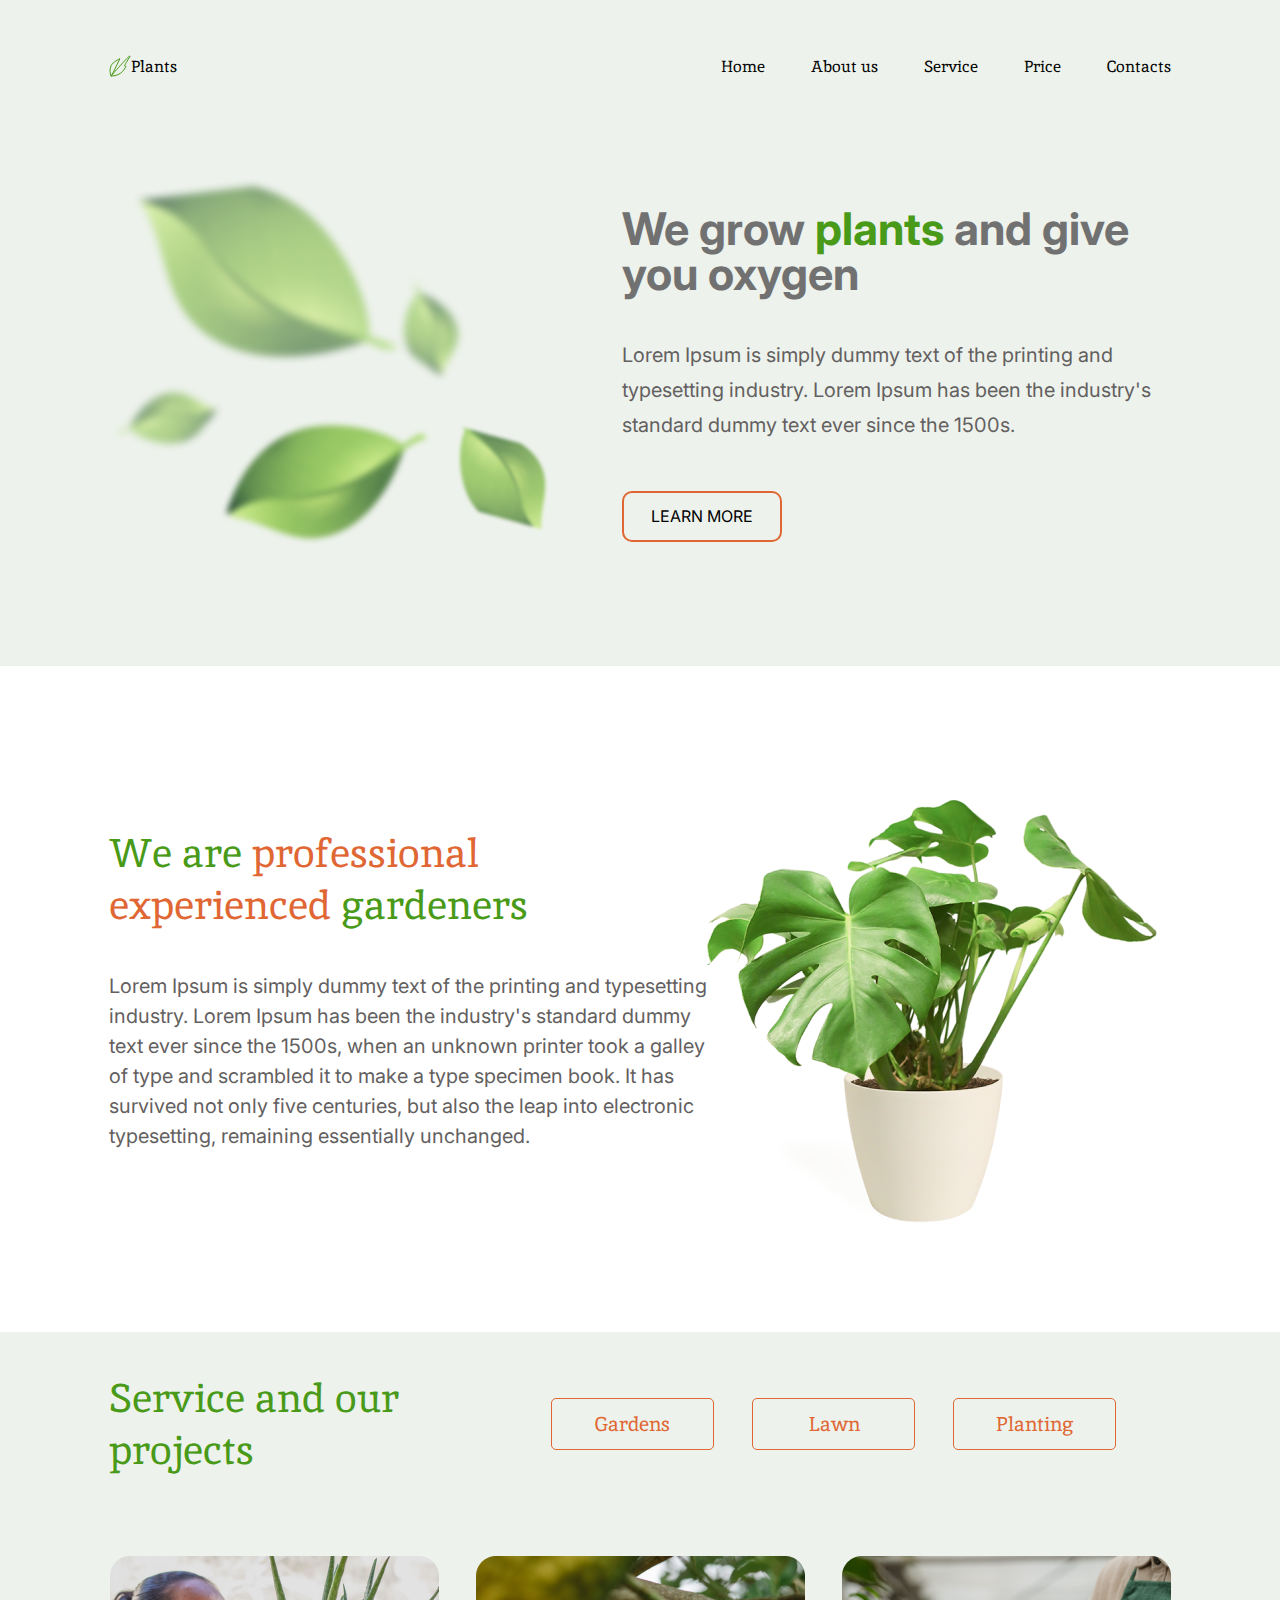
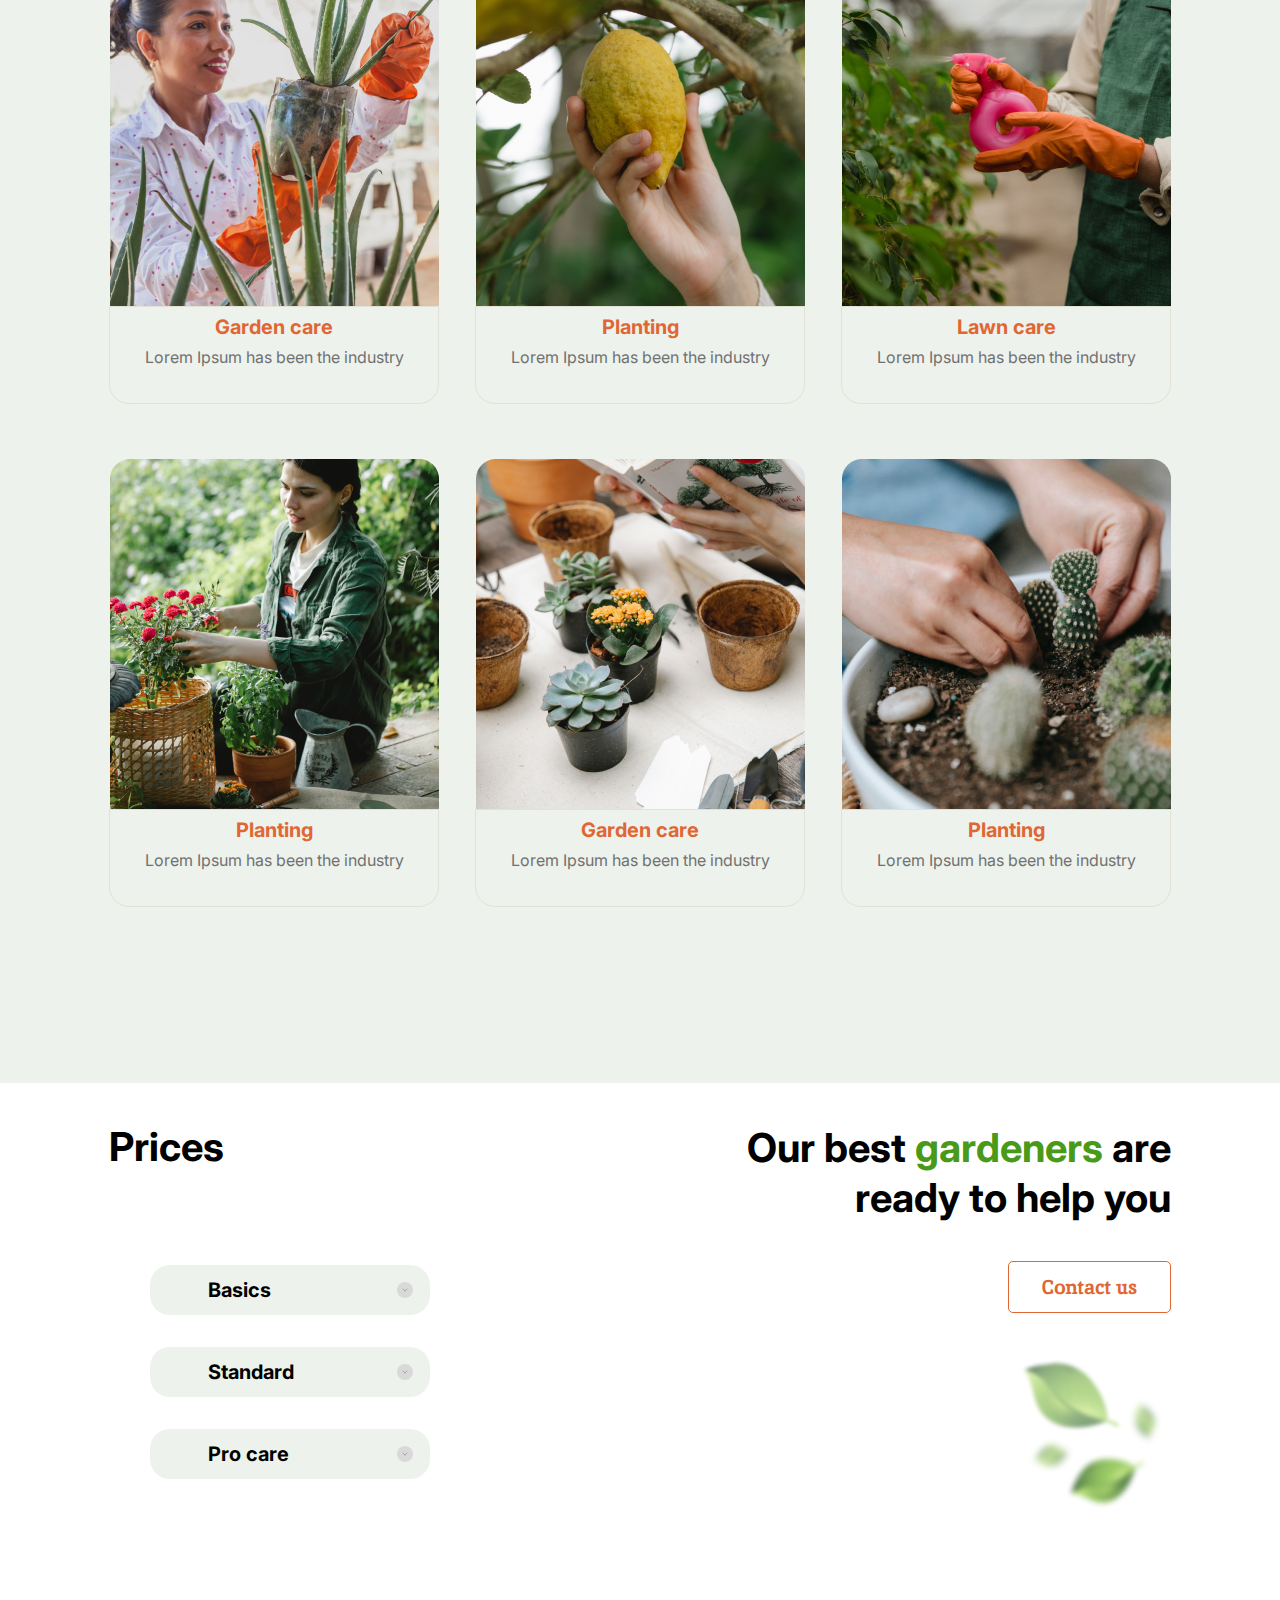
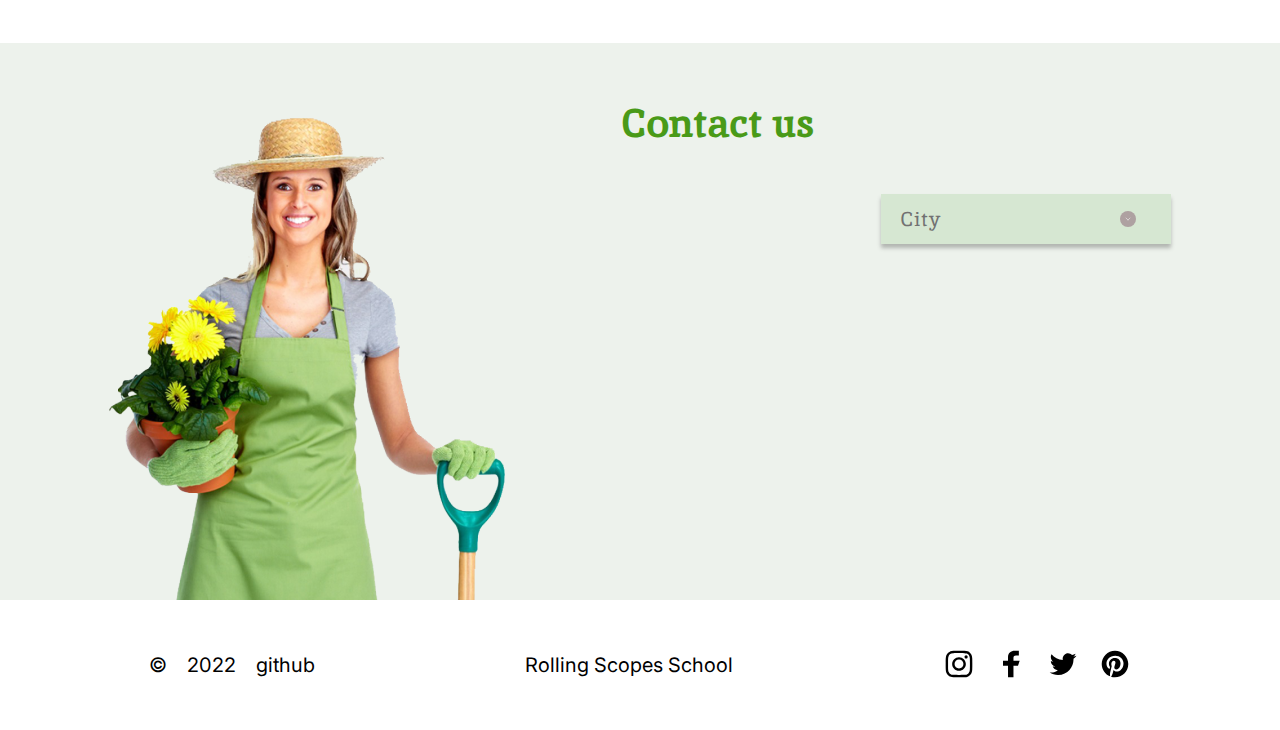
<file: plants-2/index.html>
<!DOCTYPE html>
<html lang="en">
<head>
    <meta charset="UTF-8">
    <meta http-equiv="X-UA-Compatible" content="IE=edge">
    <meta name="viewport" content="width=device-width, initial-scale=1.0">
    <link rel="stylesheet" href="css/style.css">
    <title>Plants</title>
</head>
<body>
    <section class="welcome">
        <header class="welcome__header">
            <div class="container">
                <div class="welcome__header-navbar">
                    <div class="welcome__header-logo">
                        <a href="#"><img src="icons/logo_vector.svg" alt=""></a>
                        <p>Plants</p>
                    </div>
                    <div class="welcome__header-burger">
                        <span></span>
                    </div>
                    <nav class="nav__menu">
                        <ul class="nav__menu-list">
                            <li class="nav__menu-item"><a href="#">Home</a></li>
                            <li class="nav__menu-item"><a href="#about">About us</a></li>
                            <li class="nav__menu-item"><a href="#service">Service</a></li>
                            <li class="nav__menu-item"><a href="#prices">Price</a></li>
                            <li class="nav__menu-item"><a href="#contacts">Contacts</a></li>
                        </ul>
                    </nav>
                </div>
            </div>
        </header>
        <div class="container">
            <div class="welcome__section">
                <img class="welcome__section-img" src="img/leafs.png" alt="">
                <div class="welcome__section-desc">
                    <h1 class="welcome__section-title">We grow <span class="green">plants</span> and give you oxygen</h1>
                    <p class="welcome__section-text">Lorem Ipsum is simply dummy text of the printing and  typesetting industry. Lorem Ipsum has been the industry's standard dummy text ever since the 1500s.</p>
                    <button class="welcome__section-btn">LEARN MORE</button>
                </div>
            </div>
        </div>
    </section>

    <section class="about" id="about">
        <div class="container">
            <div class="about__section">
                <div class="about__section-desc">
                    <h2 class="about__section-title green">We are <span class="orange">professional <br> experienced</span> gardeners</h2>
                    <p class="about__section-text">Lorem Ipsum is simply dummy text of the printing and typesetting industry. Lorem Ipsum has been the industry's standard dummy text ever since the 1500s, when an unknown printer took a galley of type and scrambled it to make a type specimen book. It has survived not only five centuries, but also the leap into electronic typesetting, remaining essentially unchanged.</p>
                </div>
                <img class="about__section-img" src="img/houseplant 1.png" alt="">
            </div>
        </div>
    </section>

    <section class="service" id="service">
        <div class="container">
            <div class="service__section">
                <div class="service__menu">
                    <h2 class="service__menu-title green">Service and our <br> projects</h2>
                    <div class="service__menu-btns">
                        <button id="gardens" class="button orange gardens">Gardens</button>
                        <button id="lawn" class="button orange lawn">Lawn</button>
                        <button id="planting" class="button orange planting">Planting</button>
                    </div>
                </div>
                <div class="service__cards">
                    <div class="service__cards-item gardens" id="service-gardens">
                        <img src="img/card-1.png" alt="card1">
                        <div class="service__cards-content">
                            <h3 class="service__cards-title orange">Garden care</h3>
                            <p class="service__cards-text">Lorem Ipsum has been the industry</p>
                        </div>
                    </div>
                    <div class="service__cards-item planting" id="service-planting">
                        <img src="img/card-2.png" alt="card2">
                        <div class="service__cards-content">
                            <h3 class="service__cards-title orange">Planting</h3>
                            <p class="service__cards-text">Lorem Ipsum has been the industry</p>
                        </div>
                    </div>
                    <div class="service__cards-item lawn" id="service-lawn">
                        <img src="img/card-3.png" alt="card3">
                        <div class="service__cards-content">
                            <h3 class="service__cards-title orange">Lawn care</h3>
                            <p class="service__cards-text">Lorem Ipsum has been the industry</p>
                        </div>
                    </div>
                    <div class="service__cards-item planting" id="service-planting">
                        <img src="img/card-4.png" alt="card4">
                        <div class="service__cards-content">
                            <h3 class="service__cards-title orange">Planting</h3>
                            <p class="service__cards-text">Lorem Ipsum has been the industry</p>
                        </div>
                    </div>
                    <div class="service__cards-item gardens" id="service-gardens">
                        <img src="img/card-5.png" alt="card5">
                        <div class="service__cards-content">
                            <h3 class="service__cards-title orange">Garden care</h3>
                            <p class="service__cards-text">Lorem Ipsum has been the industry</p>
                        </div>
                    </div>
                    <div class="service__cards-item planting" id="service-planting">
                        <img src="img/card-6.png" alt="card6">
                        <div class="service__cards-content">
                            <h3 class="service__cards-title orange">Planting</h3>
                            <p class="service__cards-text">Lorem Ipsum has been the industry</p>
                        </div>
                    </div>
                </div>
            </div>
        </div>
    </section>

    <section class="prices" id="prices">
        <div class="container">
            <div class="prices__section">
                <div class="prices__section-left">
                    <h2 class="prices__title">Prices</h2>
                    <div class="prices-left">
                        <div class="prices-left__list">
                            <ul id="accordion" class="accordion">
                                <li>
                                    <div class="accordion__item">
                                        <div class="accordion__link">Basics</div>
                                        <button class="accordion__btn basics"></button>
                                    </div>
                                    <div class="accordion__wrapper basics">
                                        <div class="accordion__content">
                                            <div class="accordion__content-item">
                                                <div class="accordion__content-link">Basics</div>
                                                <button class="accordion__content-btn basics"></button>
                                            </div>
                                            <hr>
                                            <div class="accordion__content-text">Release of Letraset sheets containing Lorem Ipsum passages, and more recently</div>
                                            <div class="accordion__content-cost"><span class="orange">$15</span>/ per hour</div>
                                            <button class="accordion__content-order"><a href="#contacts">Order</a></button>
                                        </div>
                                    </div>
                                </li>
                                <li>
                                    <div class="accordion__item">
                                        <div class="accordion__link">Standard</div>
                                        <button class="accordion__btn standard"></button>
                                    </div>
                                    <div class="accordion__wrapper standard">
                                        <div class="accordion__content">
                                            <div class="accordion__content-item">
                                                <div class="accordion__content-link">Standard</div>
                                                <button class="accordion__content-btn standard"></button>
                                            </div>
                                            <hr>
                                            <div class="accordion__content-text">Release of Letraset sheets containing Lorem Ipsum passages, and more recently</div>
                                            <div class="accordion__content-cost"><span class="orange">$25</span>/ per hour</div>
                                            <button class="accordion__content-order"><a href="#contacts">Order</a></button>
                                        </div>
                                    </div>
                                </li>
                                <li>
                                    <div class="accordion__item">
                                        <div class="accordion__link">Pro care</div>
                                        <button class="accordion__btn pro-care"></button>
                                    </div>
                                    <div class="accordion__wrapper pro-care">
                                        <div class="accordion__content">
                                            <div class="accordion__content-item">
                                                <div class="accordion__content-link">Pro care</div>
                                                <button class="accordion__content-btn pro-care"></button>
                                            </div>
                                            <hr>
                                            <div class="accordion__content-text">Release of Letraset sheets containing Lorem Ipsum passages, and more recently</div>
                                            <div class="accordion__content-cost"><span class="orange">$35</span>/ per hour</div>
                                            <button class="accordion__content-order"><a href="#contacts">Order</a></button>
                                        </div>
                                    </div>
                                </li>
                              </ul>
                        </div>
                    </div>
                </div>    
                <div class="prices-right">     
                    <div class="prices-right__text">Our best <span class="green">gardeners</span> are <br> ready to help you</div>
                    <button class="button_white orange">Contact us</button> 
                    <img class="prices-right__img" src="img/leafs 2.png" alt="leafs2">
                </div>
            </div>
        </div>
    </section>

    <section class="contacts" id="contacts">
        <div class="container">
            <div class="contacts__section">
                <div class="contacts__img">
                    <img src="img/contact_woman 1.png" alt="">
                </div>
                <div class="contacts__title green">Contact us</div>
                <div class="contacts__right">
                    <div class="select">
                        <div class="select__header">
                            <span class="select__current">City</span>
                            <div class="select__icon"></div>
                        </div>
                        <div class="select__body">
                            <div class="select__wrapper">
                                <div class="select__item"><a>Canandaigua, NY</a></div>
                                <div class="select__item"><a>New York City</a></div>
                                <div class="select__item"><a>Yonkers, NY</a></div>
                                <div class="select__item"><a>Sherrill, NY</a></div>
                            </div>
                        </div>
                    </div>
                    
                    <div class="adress">
                        <div class="adress__info">
                            <div class="adress__row">
                                <div class="adress__key">City:</div>
                                <div class="adress__key-text">Canandaigua, NY</div>
                            </div>
                            <div class="adress__row">
                                <div class="adress__key">Phone:</div>
                                <div class="adress__key-text">+1	585	393 0001</div>
                            </div>
                            <div class="adress__row">
                                <div class="adress__key">Office adress:</div>
                                <div class="adress__key-text">151 Charlotte Street</div>
                            </div>
                        </div>
                        <button class="adress__btn"><a href="tel:+1	585	393 0001">Call us</a></button>
                    </div>

                    <div class="adress">
                        <div class="adress__info">
                            <div class="adress__row">
                                <div class="adress__key">City:</div>
                                <div class="adress__key-text">New York City</div>
                            </div>
                            <div class="adress__row">
                                <div class="adress__key">Phone:</div>
                                <div class="adress__key-text">+1	212	456 0002</div>
                            </div>
                            <div class="adress__row">
                                <div class="adress__key">Office adress:</div>
                                <div class="adress__key-text">9 East 91st Street</div>
                            </div>
                        </div>
                        <button class="adress__btn"><a href="tel:+1	212	456 0002">Call us</a></button>
                    </div>

                    <div class="adress">
                        <div class="adress__info">
                            <div class="adress__row">
                                <div class="adress__key">City:</div>
                                <div class="adress__key-text">Yonkers, NY</div>
                            </div>
                            <div class="adress__row">
                                <div class="adress__key">Phone:</div>
                                <div class="adress__key-text">+1	914	678 0003</div>
                            </div>
                            <div class="adress__row">
                                <div class="adress__key">Office adress:</div>
                                <div class="adress__key-text">511 Warburton Ave</div>
                            </div>
                        </div>
                        <button class="adress__btn"><a href="tel:+1	914	678 0003">Call us</a></button>
                    </div>

                    <div class="adress">
                        <div class="adress__info">
                            <div class="adress__row">
                                <div class="adress__key">City:</div>
                                <div class="adress__key-text">Sherrill, NY</div>
                            </div>
                            <div class="adress__row">
                                <div class="adress__key">Phone:</div>
                                <div class="adress__key-text">+1	315	908 0004</div>
                            </div>
                            <div class="adress__row">
                                <div class="adress__key">Office adress:</div>
                                <div class="adress__key-text">14 WEST Noyes BLVD</div>
                            </div>
                        </div>
                        <button class="adress__btn"><a href="tel:>+1	315	908 0004">Call us</a></button>
                    </div>
                </div>
            </div>
        </div>
    </section>

    <footer class="footer">
        <div class="container">
            <div class="footer__section">
                <div class="footer__data">
                    <div class="footer__label">©</div>
                    <div class="footer__year">2022</div>
                    <div class="footer__link"><a href="#">github</a></div>
                </div>
                <div class="footer__school">Rolling Scopes School</div>
                <div class="footer__socials">
                    <ul class="footer__list">
                        <li class="footer__list-item">
                            <a href="#"><img src="icons/inst 1.svg" alt="instagram"></a>
                        </li>
                        <li class="footer__list-item">
                            <a href="#"><img src="icons/fb 1.svg" alt="facebook"></a>
                        </li>
                        <li class="footer__list-item">
                            <a href="#"><img src="icons/tw 1.svg" alt="twitter"></a>
                        </li>
                        <li class="footer__list-item">
                            <a href="#"><img src="icons/pinterest 1.svg" alt="pinterest"></a>
                        </li>
                    </ul>
                </div>
            </div>
        </div>
    </footer>

    <script src="js/script.js"></script>
</body>
</html>
</file>
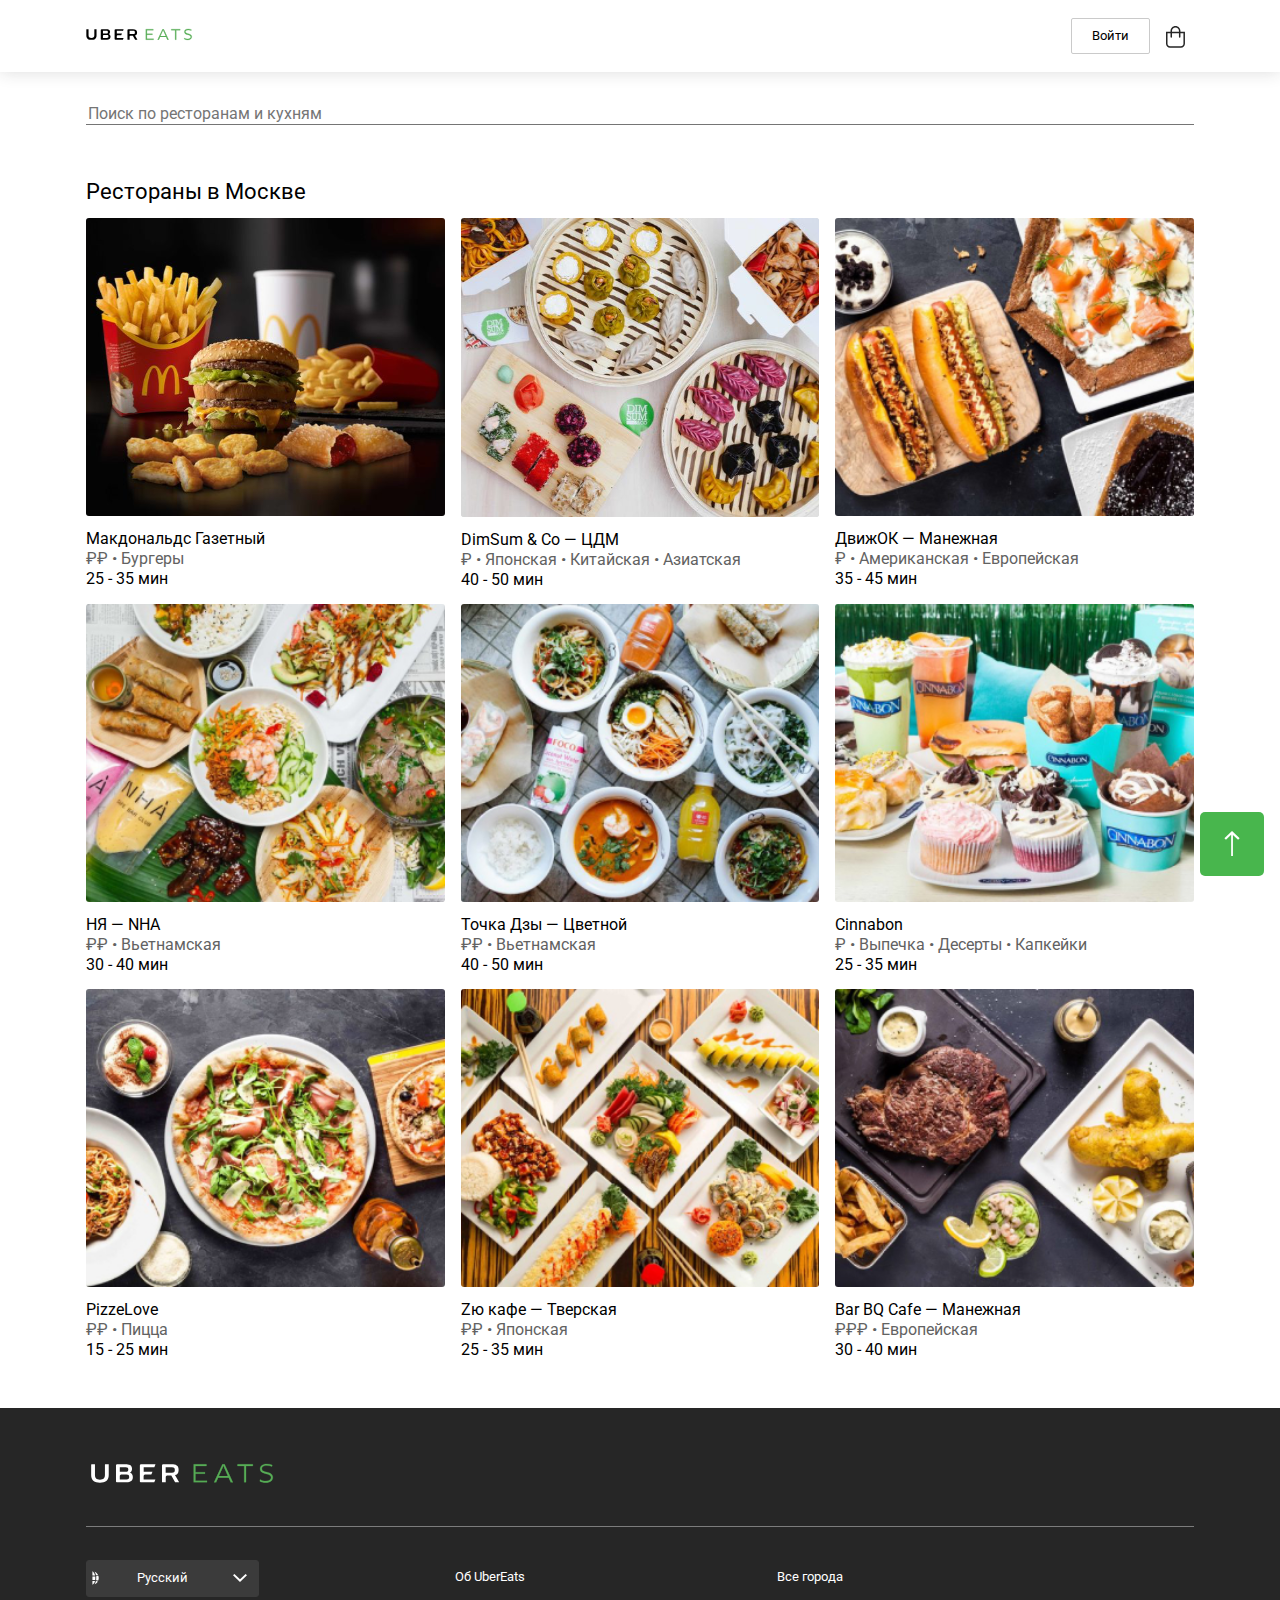
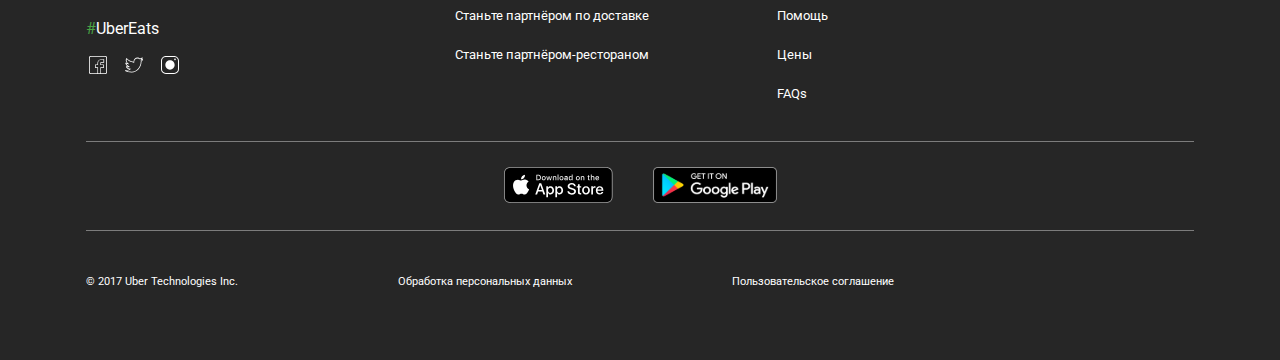
<file: uber-eats/index.html>
<!DOCTYPE html>
<html lang="en">
<head>
    <meta charset="UTF-8">
    <meta http-equiv="X-UA-Compatible" content="IE=edge">
    <meta name="viewport" content="width=device-width, initial-scale=1.0">
    <link rel="stylesheet" href="css/style.css">
    <title>Uber eats</title>
</head>
<body>
    <header class="header">
        <div class="container"> 
            <div class="header__inner">
                <div class="header__logo">
                    <a class="logo__link" href="index.html">
                        <img src="img/logo.svg" alt="logo"></a>
                </div>
                <div class="header__cab">
                    <input class="header__cab-button button" type="button" value="Войти">
                    <a href="#" class="header__cab-box cab-box">
                        <img src="icons/basket.svg" alt="Корзина">
                    </a>
                </div>
            </div>
        </div>   
    </header>

    <main>
        <div class="container">
            <div class="search">
                <input class="input search-input" type="search" name="search-input-main" id="search-input-main" placeholder="Поиск по ресторанам и кухням" style="font-size: 16px;">
            </div>
            <div class="stores stores__container">
                <h1 class="stores__title">Рестораны в Москве</h1>

                <div class="stores__cards">
                    <a href="restaurant.html" class="stores__card">
                        <div class="stores__card-pic">
                        <img class="transition-fix" src="img/mcdonalds.svg"
                            alt="Макдональдс — Газетный">
                        </div>
                        <div class="stores__card-name">Макдональдс Газетный</div>
                        <div class="stores__card-type">₽₽ • Бургеры</div>
                        <div class="stores__card-time">25 - 35 мин</div>
                    </a>

                    <a href="restaurant.html" class="stores__card">
                        <div class="stores__card-pic">
                        <img class="transition-fix" src="img/dimsum.svg"
                            alt="DimSum & Co — ЦДМ">
                        </div>
                        <div class="stores__card-name">DimSum & Co — ЦДМ</div>
                        <div class="stores__card-type">₽ • Японская • Китайская • Азиатская</div>
                        <div class="stores__card-time">40 - 50 мин</div>
                    </a>

                    <a href="restaurant.html" class="stores__card">
                        <div class="stores__card-pic">
                        <img class="transition-fix" src="img/DvizhOk.jpg"
                            alt="DvizhOk">
                        </div>
                        <div class="stores__card-name">ДвижОК — Манежная</div>
                        <div class="stores__card-type">₽ • Американская • Европейская</div>
                        <div class="stores__card-time">35 - 45 мин</div>
                    </a>

                    <a href="restaurant.html" class="stores__card">
                        <div class="stores__card-pic">
                        <img class="transition-fix" src="img/NHA.jpg"
                            alt="NHA">
                        </div>
                        <div class="stores__card-name">НЯ — NHA</div>
                        <div class="stores__card-type">₽₽ • Вьетнамская</div>
                        <div class="stores__card-time">30 - 40 мин</div>
                    </a>

                    <a href="restaurant.html" class="stores__card">
                        <div class="stores__card-pic">
                        <img class="transition-fix" src="img/Точка Дзы.jpg"
                            alt="Точка Дзы">
                        </div>
                        <div class="stores__card-name">Точка Дзы — Цветной</div>
                        <div class="stores__card-type">₽₽ • Вьетнамская</div>
                        <div class="stores__card-time">40 - 50 мин</div>
                    </a> 

                    <a href="restaurant.html" class="stores__card">
                        <div class="stores__card-pic">
                        <img class="transition-fix" src="img/Cinnabon.jpg"
                            alt="Cinnabon">
                        </div>
                        <div class="stores__card-name">Cinnabon</div>
                        <div class="stores__card-type">₽ • Выпечка • Десерты • Капкейки</div>
                        <div class="stores__card-time">25 - 35 мин</div>
                    </a>

                    <a href="restaurant.html" class="stores__card">
                        <div class="stores__card-pic">
                        <img class="transition-fix" src="img/PizzeLove.jpg"
                            alt="PizzeLove">
                        </div>
                        <div class="stores__card-name">PizzeLove</div>
                        <div class="stores__card-type">₽₽ • Пицца</div>
                        <div class="stores__card-time">15 - 25 мин</div>
                    </a>

                    <a href="restaurant.html" class="stores__card">
                        <div class="stores__card-pic">
                        <img class="transition-fix" src="img/Zю.jpg"
                            alt="Zю">
                        </div>
                        <div class="stores__card-name">Zю кафе — Тверская</div>
                        <div class="stores__card-type">₽₽ • Японская</div>
                        <div class="stores__card-time">25 - 35 мин</div>
                    </a>

                    <a href="restaurant.html" class="stores__card">
                        <div class="stores__card-pic">
                        <img class="transition-fix" src="img/Bar BQ.jpg"
                            alt="Bar BQ">
                        </div>
                        <div class="stores__card-name">Bar BQ Cafe — Манежная</div>
                        <div class="stores__card-type">₽₽₽ • Европейская</div>
                        <div class="stores__card-time">30 - 40 мин</div>
                    </a>

                </div>
            </div>
        </div>
    </main>

    <footer class="footer">
        <div class="container">
            <div class="footer__container">
                <img class="footer__logo" src="img/white-logo.svg" alt="white-logo">

                <hr class="footer__hr">

                <div class="footer__links">
                    <div class="footer__links-column">
                        
                        <div class="lang-selector">
                            <img src="icons/world.svg" alt="Language">
                            <select name="country" id="lang-selector" class="lang-selector__choose">
                                <option value="ru">Русский</option>
                                <option value="en">English</option>
                                <option value="ch">汉语</option>
                                <option value="jp">日本語</option>
                            </select>
                        </div>

                        <div class="footer__link">
                            <a class="footer__link-hashtag" href="#"><span>#</span>UberEats</a>
                        </div>

                        <div class="footer__social social">
                            <a class="social__link" href="#">
                                <div>
                                    <img src="icons/facebook.svg" alt="facebook">
                                </div>
                            </a>

                            <a class="social__link" href="#">
                                <div>
                                    <img src="icons/twitter.svg" alt="twitter">
                                </div>
                            </a>

                            <a class="social__link" href="#">
                                <div>
                                    <img src="icons/instagram.svg" alt="instagram">
                                </div>
                            </a>
                        </div>
                    </div>

                    <div class="footer__links-list links-list">
                        <div class="links-list__left">
                            <div class="links-list__item-left"><a href="#">Об UberEats</a></div>
                            <div class="links-list__item-left"><a href="#">Станьте партнёром по доставке</a>
                            </div>
                            <div class="links-list__item-left"><a href="#">Станьте партнёром-рестораном</a>
                            </div>
                        </div>
                        <div class="links-list__right">
                            <div class="links-list__item-right"><a href="#">Все города</a></div>
                            <div class="links-list__item-right"><a href="#">Помощь</a></div>
                            <div class="links-list__item-right"><a href="#">Цены</a></div>
                            <div class="links-list__item-right"><a href="#">FAQs</a></div>
                        </div>
                    </div>
                </div>

                <hr class="footer__hr">

                <div class="footer__labels">
                    <a href="#">
                        <img src="img/AppStore1.svg"
                        alt="Download On The AppStore">
                    </a>
                    <a href="#">
                        <img src="img/GooglePlay1.svg"
                        alt="Get It On Google">
                    </a>
                </div>

                <hr class="footer__hr">

                <div class="footer__legal">
                    <div class="footer__legal-item legal-item">
                        <a class="legal-item__link" href="#">© 2017 Uber Technologies Inc.</a>
                    </div>
                    <div class="footer__legal-item legal-item">
                        <a class="legal-item__link" href="#">Обработка персональных данных</a>
                    </div>
                    <div class="footer__legal-item legal-item">
                        <a class="legal-item__link" href="#">Пользовательское соглашение</a>
                    </div>
                </div>

                <a href="#" class="scroller" id="scroller">
                    <div class="scroller-area"></div>
                </a>

            </div>
        </div>
    </footer> 


</body>
</html>
</file>
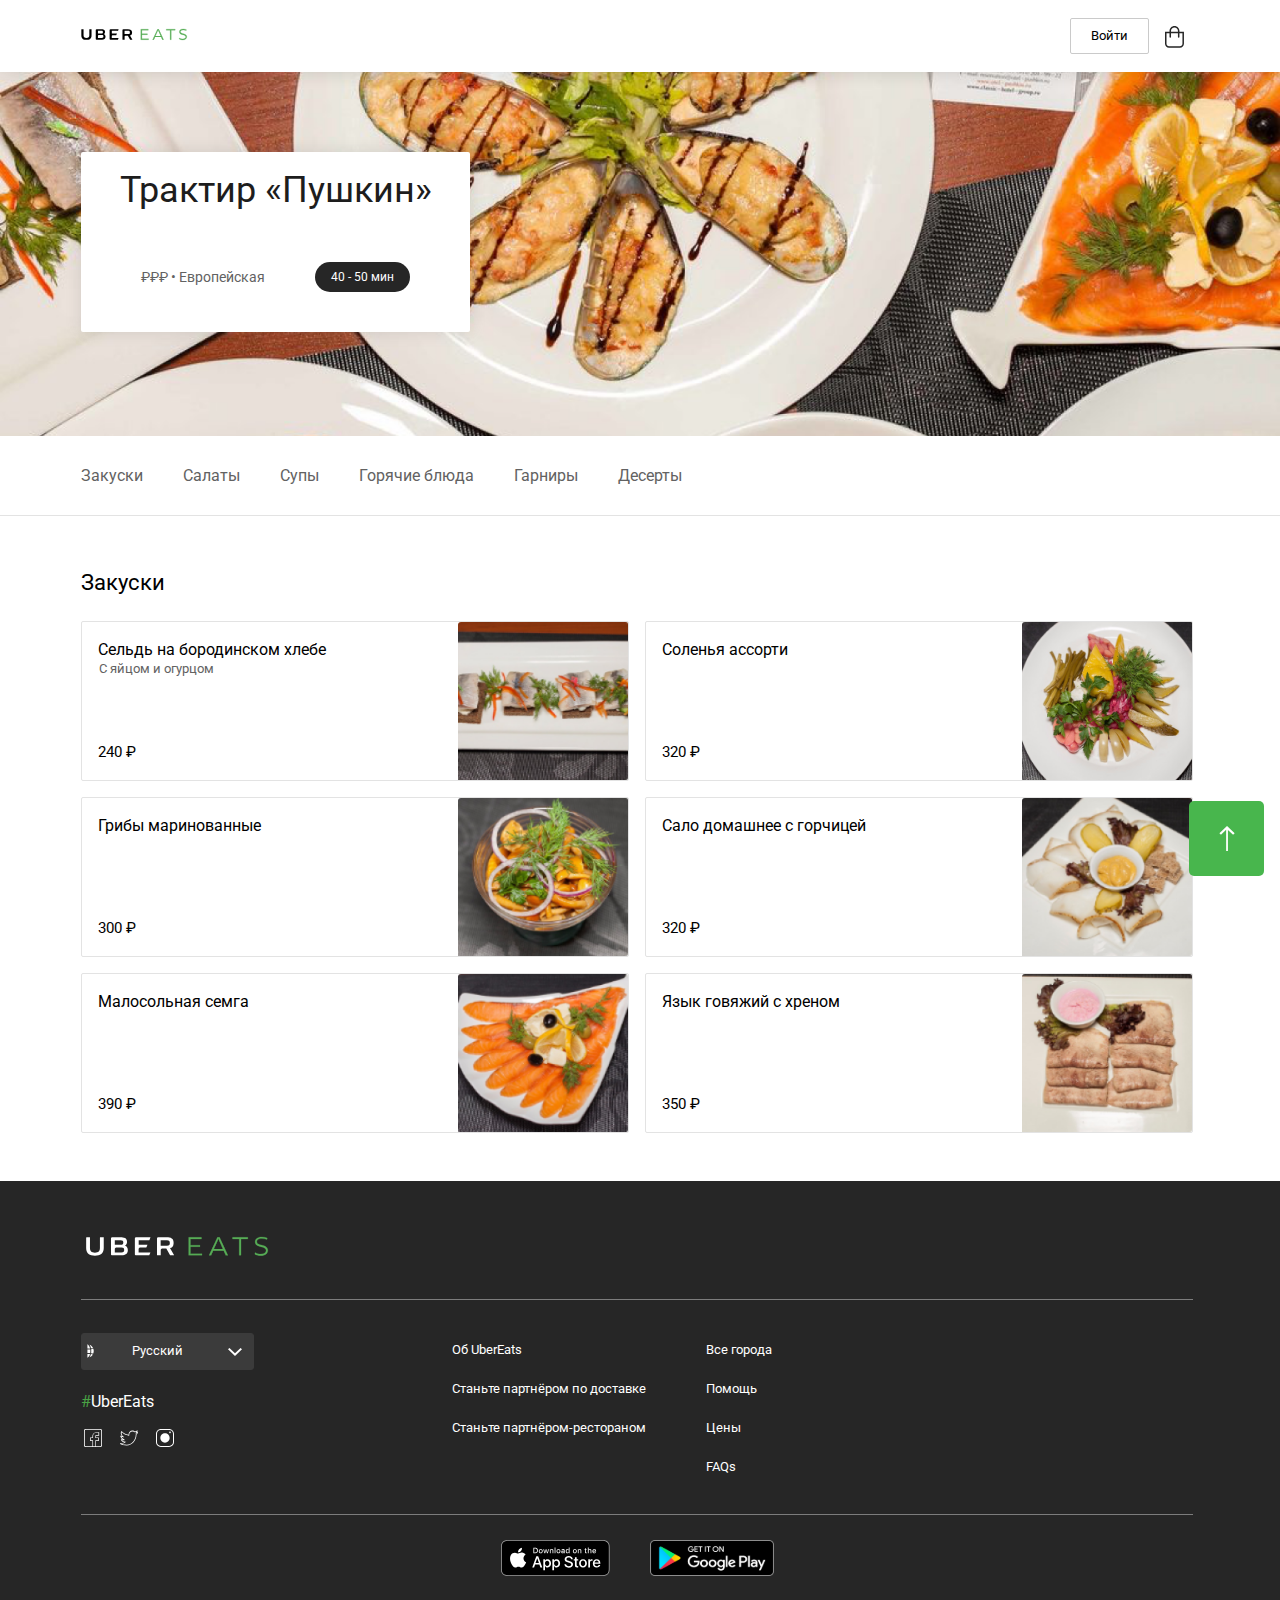
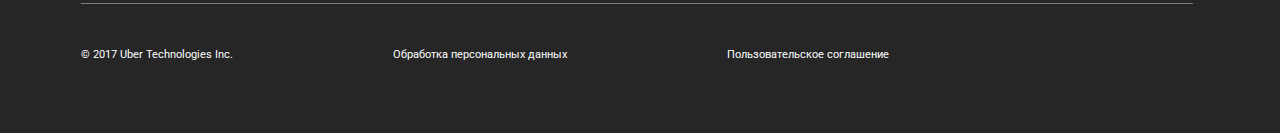
<file: uber-eats/restaurant.html>
<!DOCTYPE html>
<html lang="en">
<head>
    <meta charset="UTF-8">
    <meta http-equiv="X-UA-Compatible" content="IE=edge">
    <meta name="viewport" content="width=device-width, initial-scale=1.0">
    <link rel="stylesheet" href="css/restaurant.css">
    <title>Tractir "Pushkin"</title>
</head>
<body>
    <header class="header">
        <div class="container"> 
            <div class="header__inner">
                <div class="header__logo">
                    <a class="logo__link" href="index.html">
                        <img src="img/logo.svg" alt="logo"></a>
                </div>
                <div class="header__cab">
                    <input class="header__cab-button button" type="button" value="Войти">
                    <a href="#" class="header__cab-box cab-box">
                        <img src="icons/basket.svg" alt="Корзина">
                    </a>
                </div>
            </div>
        </div>   
    </header>

    <section class="hero">
        <div class="container">
            <div class="hero__info">
                <h1 class="hero__info-title">Трактир «Пушкин»</h1>
                <div class="hero__info-footer">
                    <div class="hero__info-footer-type">₽₽₽ • Европейская</div>
                    <div class="hero__info-footer-time">40 - 50 мин</div>
                </div>
            </div>
        </div>
    </section>

    <div class="menu container">
        <div class="menu__wrapper">
            <div class="menu__item">Закуски</div>
            <div class="menu__item">Салаты</div>
            <div class="menu__item">Супы</div>
            <div class="menu__item">Горячие блюда</div>
            <div class="menu__item">Гарниры</div>
            <div class="menu__item">Десерты</div>
        </div>
    </div>

    <section class="snacks">
        <div class="container">
            <div class="snacks__content">
                <h2 class="snacks__title">Закуски</h2>
                <hr class="snacks__hr">
                <div class="snacks__dishes">
                    <div class="snacks__dishes-item">
                        <a href="#" class="dish-card">
                            <div class="dish-card__desc">
                                <div class="dish-card__title">
                                    <div class="dish-card__name">Сельдь на бородинском хлебе</div>
                                    <div class="dish-card__sub">С яйцом и огурцом</div>
                                    <div class="dish-card__price">240 ₽</div>
                                </div>
                            </div>
                            <img class="dish-card__pic" src="img/dish1.png" alt="Сельдь на бородинском хлебе">
                        </a>
                    </div>
                    <div class="snacks__dishes-item"><a href="#" class="dish-card">
                        <div class="dish-card__desc">
                            <div class="dish-card__title">
                                <div class="dish-card__name">Соленья ассорти</div>
                                <div class="dish-card__price">320 ₽</div>
                            </div>
                        </div>
                        <img class="dish-card__pic" src="img/dish2.png" alt="Сельдь на бородинском хлебе">
                    </a></div>
                    <div class="snacks__dishes-item">
                        <a href="#" class="dish-card">
                            <div class="dish-card__desc">
                                <div class="dish-card__title">
                                    <div class="dish-card__name">Грибы маринованные</div>
                                    <div class="dish-card__price">300 ₽</div>
                                </div>
                            </div>
                            <img class="dish-card__pic" src="img/dish3.png" alt="Сельдь на бородинском хлебе">
                        </a>
                    </div>
                    <div class="snacks__dishes-item">
                        <a href="#" class="dish-card">
                            <div class="dish-card__desc">
                                <div class="dish-card__title">
                                    <div class="dish-card__name">Сало домашнее с горчицей</div>
                                    <div class="dish-card__price">320 ₽</div>
                                </div>
                            </div>
                            <img class="dish-card__pic" src="img/dish4.png" alt="Сельдь на бородинском хлебе">
                        </a>
                    </div>
                    <div class="snacks__dishes-item">
                        <a href="#" class="dish-card">
                            <div class="dish-card__desc">
                                <div class="dish-card__title">
                                    <div class="dish-card__name">Малосольная семга</div>
                                    <div class="dish-card__price">390 ₽</div>
                                </div>
                            </div>
                            <img class="dish-card__pic" src="img/dish5.png" alt="Сельдь на бородинском хлебе">
                        </a>
                    </div>
                    <div class="snacks__dishes-item">
                        <a href="#" class="dish-card">
                            <div class="dish-card__desc">
                                <div class="dish-card__title">
                                    <div class="dish-card__name">Язык говяжий с хреном</div>
                                    <div class="dish-card__price">350 ₽</div>
                                </div>
                            </div>
                            <img class="dish-card__pic" src="img/dish6.png" alt="Сельдь на бородинском хлебе">
                        </a>
                    </div>
                </div>
            </div>
        </div>
    </section>

    <footer class="footer">
        <div class="container">
            <div class="footer__container">
                <img class="footer__logo" src="img/white-logo.svg" alt="white-logo">

                <hr class="footer__hr">

                <div class="footer__links">
                    <div class="footer__links-column">
                        
                        <div class="lang-selector">
                            <img src="icons/world.svg" alt="Language">
                            <select name="country" id="lang-selector" class="lang-selector__choose">
                                <option value="ru">Русский</option>
                                <option value="en">English</option>
                                <option value="ch">汉语</option>
                                <option value="jp">日本語</option>
                            </select>
                        </div>

                        <div class="footer__link">
                            <a class="footer__link-hashtag" href="#"><span>#</span>UberEats</a>
                        </div>

                        <div class="footer__social social">
                            <a class="social__link" href="#">
                                <div>
                                    <img src="icons/facebook.svg" alt="facebook">
                                </div>
                            </a>

                            <a class="social__link" href="#">
                                <div>
                                    <img src="icons/twitter.svg" alt="twitter">
                                </div>
                            </a>

                            <a class="social__link" href="#">
                                <div>
                                    <img src="icons/instagram.svg" alt="instagram">
                                </div>
                            </a>
                        </div>
                    </div>

                    <div class="footer__links-list links-list">
                        <div class="links-list__left">
                            <div class="links-list__item-left"><a href="#">Об UberEats</a></div>
                            <div class="links-list__item-left"><a href="#">Станьте партнёром по доставке</a>
                            </div>
                            <div class="links-list__item-left"><a href="#">Станьте партнёром-рестораном</a>
                            </div>
                        </div>
                        <div class="links-list__right">
                            <div class="links-list__item-right"><a href="#">Все города</a></div>
                            <div class="links-list__item-right"><a href="#">Помощь</a></div>
                            <div class="links-list__item-right"><a href="#">Цены</a></div>
                            <div class="links-list__item-right"><a href="#">FAQs</a></div>
                        </div>
                    </div>
                </div>

                <hr class="footer__hr">

                <div class="footer__labels">
                    <a href="#">
                        <img src="img/AppStore1.svg"
                        alt="Download On The AppStore">
                    </a>
                    <a href="#">
                        <img src="img/GooglePlay1.svg"
                        alt="Get It On Google">
                    </a>
                </div>

                <hr class="footer__hr">

                <div class="footer__legal">
                    <div class="footer__legal-item legal-item">
                        <a class="legal-item__link" href="#">© 2017 Uber Technologies Inc.</a>
                    </div>
                    <div class="footer__legal-item legal-item">
                        <a class="legal-item__link" href="#">Обработка персональных данных</a>
                    </div>
                    <div class="footer__legal-item legal-item">
                        <a class="legal-item__link" href="#">Пользовательское соглашение</a>
                    </div>
                </div>

                <a href="#" class="scroller" id="scroller">
                    <div class="scroller-area"></div>
                </a>

            </div>
        </div>
    </footer>
</body>
</html>
</file>
<file: plants-2/css/style.css>
/*! normalize.css v8.0.1 | MIT License | github.com/necolas/normalize.css */
/* Document
   ========================================================================== */
/**
 * 1. Correct the line height in all browsers.
 * 2. Prevent adjustments of font size after orientation changes in iOS.
 */
@import url("https://fonts.googleapis.com/css2?family=Inika:wght@400;700&family=Inter:wght@400;700&display=swap");
html {
  line-height: 1.15; /* 1 */
  -webkit-text-size-adjust: 100%; /* 2 */
}

/* Sections
   ========================================================================== */
/**
 * Remove the margin in all browsers.
 */
body {
  margin: 0;
}

/**
 * Render the `main` element consistently in IE.
 */
main {
  display: block;
}

/**
 * Correct the font size and margin on `h1` elements within `section` and
 * `article` contexts in Chrome, Firefox, and Safari.
 */
h1 {
  font-size: 2em;
  margin: 0.67em 0;
}

/* Grouping content
   ========================================================================== */
/**
 * 1. Add the correct box sizing in Firefox.
 * 2. Show the overflow in Edge and IE.
 */
hr {
  box-sizing: content-box; /* 1 */
  height: 0; /* 1 */
  overflow: visible; /* 2 */
}

/**
 * 1. Correct the inheritance and scaling of font size in all browsers.
 * 2. Correct the odd `em` font sizing in all browsers.
 */
pre {
  font-family: monospace, monospace; /* 1 */
  font-size: 1em; /* 2 */
}

/* Text-level semantics
   ========================================================================== */
/**
 * Remove the gray background on active links in IE 10.
 */
a {
  background-color: transparent;
}

/**
 * 1. Remove the bottom border in Chrome 57-
 * 2. Add the correct text decoration in Chrome, Edge, IE, Opera, and Safari.
 */
abbr[title] {
  border-bottom: none; /* 1 */
  text-decoration: underline; /* 2 */
  -webkit-text-decoration: underline dotted;
          text-decoration: underline dotted; /* 2 */
}

/**
 * Add the correct font weight in Chrome, Edge, and Safari.
 */
b,
strong {
  font-weight: bolder;
}

/**
 * 1. Correct the inheritance and scaling of font size in all browsers.
 * 2. Correct the odd `em` font sizing in all browsers.
 */
code,
kbd,
samp {
  font-family: monospace, monospace; /* 1 */
  font-size: 1em; /* 2 */
}

/**
 * Add the correct font size in all browsers.
 */
small {
  font-size: 80%;
}

/**
 * Prevent `sub` and `sup` elements from affecting the line height in
 * all browsers.
 */
sub,
sup {
  font-size: 75%;
  line-height: 0;
  position: relative;
  vertical-align: baseline;
}

sub {
  bottom: -0.25em;
}

sup {
  top: -0.5em;
}

/* Embedded content
   ========================================================================== */
/**
 * Remove the border on images inside links in IE 10.
 */
img {
  border-style: none;
}

/* Forms
   ========================================================================== */
/**
 * 1. Change the font styles in all browsers.
 * 2. Remove the margin in Firefox and Safari.
 */
button,
input,
optgroup,
select,
textarea {
  font-family: inherit; /* 1 */
  font-size: 100%; /* 1 */
  line-height: 1.15; /* 1 */
  margin: 0; /* 2 */
}

/**
 * Show the overflow in IE.
 * 1. Show the overflow in Edge.
 */
button,
input { /* 1 */
  overflow: visible;
}

/**
 * Remove the inheritance of text transform in Edge, Firefox, and IE.
 * 1. Remove the inheritance of text transform in Firefox.
 */
button,
select { /* 1 */
  text-transform: none;
}

/**
 * Correct the inability to style clickable types in iOS and Safari.
 */
button,
[type=button],
[type=reset],
[type=submit] {
  -webkit-appearance: button;
}

/**
 * Remove the inner border and padding in Firefox.
 */
button::-moz-focus-inner,
[type=button]::-moz-focus-inner,
[type=reset]::-moz-focus-inner,
[type=submit]::-moz-focus-inner {
  border-style: none;
  padding: 0;
}

/**
 * Restore the focus styles unset by the previous rule.
 */
button:-moz-focusring,
[type=button]:-moz-focusring,
[type=reset]:-moz-focusring,
[type=submit]:-moz-focusring {
  outline: 1px dotted ButtonText;
}

/**
 * Correct the padding in Firefox.
 */
fieldset {
  padding: 0.35em 0.75em 0.625em;
}

/**
 * 1. Correct the text wrapping in Edge and IE.
 * 2. Correct the color inheritance from `fieldset` elements in IE.
 * 3. Remove the padding so developers are not caught out when they zero out
 *    `fieldset` elements in all browsers.
 */
legend {
  box-sizing: border-box; /* 1 */
  color: inherit; /* 2 */
  display: table; /* 1 */
  max-width: 100%; /* 1 */
  padding: 0; /* 3 */
  white-space: normal; /* 1 */
}

/**
 * Add the correct vertical alignment in Chrome, Firefox, and Opera.
 */
progress {
  vertical-align: baseline;
}

/**
 * Remove the default vertical scrollbar in IE 10+.
 */
textarea {
  overflow: auto;
}

/**
 * 1. Add the correct box sizing in IE 10.
 * 2. Remove the padding in IE 10.
 */
[type=checkbox],
[type=radio] {
  box-sizing: border-box; /* 1 */
  padding: 0; /* 2 */
}

/**
 * Correct the cursor style of increment and decrement buttons in Chrome.
 */
[type=number]::-webkit-inner-spin-button,
[type=number]::-webkit-outer-spin-button {
  height: auto;
}

/**
 * 1. Correct the odd appearance in Chrome and Safari.
 * 2. Correct the outline style in Safari.
 */
[type=search] {
  -webkit-appearance: textfield; /* 1 */
  outline-offset: -2px; /* 2 */
}

/**
 * Remove the inner padding in Chrome and Safari on macOS.
 */
[type=search]::-webkit-search-decoration {
  -webkit-appearance: none;
}

/**
 * 1. Correct the inability to style clickable types in iOS and Safari.
 * 2. Change font properties to `inherit` in Safari.
 */
::-webkit-file-upload-button {
  -webkit-appearance: button; /* 1 */
  font: inherit; /* 2 */
}

/* Interactive
   ========================================================================== */
/*
 * Add the correct display in Edge, IE 10+, and Firefox.
 */
details {
  display: block;
}

/*
 * Add the correct display in all browsers.
 */
summary {
  display: list-item;
}

/* Misc
   ========================================================================== */
/**
 * Add the correct display in IE 10+.
 */
template {
  display: none;
}

/**
 * Add the correct display in IE 10.
 */
[hidden] {
  display: none;
}

html, body, div, span, applet, object, iframe,
h1, h2, h3, h4, h5, h6, p, blockquote, pre,
a, abbr, acronym, address, big, cite, code,
del, dfn, em, img, ins, kbd, q, s, samp,
small, strike, strong, sub, sup, tt, var,
b, u, i, center,
dl, dt, dd, ol, ul, li,
fieldset, form, label, legend,
table, caption, tbody, tfoot, thead, tr, th, td,
article, aside, canvas, details, embed,
figure, figcaption, footer, header, hgroup,
menu, nav, output, ruby, section, summary,
time, mark, audio, video {
  margin: 0;
  padding: 0;
  border: 0;
  font-size: 100%;
  font: inherit;
  vertical-align: baseline;
}

article, aside, details, figcaption, figure,
footer, header, hgroup, menu, nav, section {
  display: block;
}

html {
  height: 100%;
}

body {
  line-height: 1;
}

ol, ul {
  list-style: none;
}

blockquote, q {
  quotes: none;
}

blockquote:before, blockquote:after,
q:before, q:after {
  content: "";
  content: none;
}

table {
  border-collapse: collapse;
  border-spacing: 0;
} 
* {
  box-sizing: border-box;
}

html {
  scroll-behavior: smooth;
}

*, *::after, *::before {
  box-sizing: inherit;
}

body {
  overflow-x: hidden;
  font-family: "Inika";
  font-weight: 400;
}

.container {
  padding: 0px 109px 0px 109px;
  max-width: 1220px;
  margin: 0 auto;
}

.welcome {
  position: relative;
  min-height: 666px;
  background: #EDF2EC;
}
.welcome__header {
  position: fixed;
  width: 100%;
  top: 0;
  left: 0;
  z-index: 50;
}
.welcome__header:before {
  content: "";
  position: absolute;
  top: 0;
  left: 0;
  width: 100%;
  height: 100%;
  background-color: #EDF2EC;
  z-index: 2;
}
.welcome__header-navbar {
  position: relative;
  min-height: 50px;
  padding: 42px 0px 42px 0px;
  display: flex;
  flex-direction: row;
  align-items: center;
  justify-content: space-between;
}
.welcome__header-logo {
  position: relative;
  z-index: 3;
  display: flex;
  align-items: center;
}
.welcome__header-burger {
  display: none;
}
.welcome__section {
  font-family: "Inter";
  font-weight: 400;
  padding: 162px 0px 62px 0px;
  display: flex;
  justify-content: space-between;
  align-items: center;
}
.welcome__section-img {
  display: block;
}
.welcome__section-desc {
  flex: 0 1 549px;
}
.welcome__section-title {
  font-weight: 700;
  font-size: 45px;
  color: #717171;
  margin-bottom: 42px;
}
.welcome__section-text {
  font-size: 20px;
  line-height: 35px;
  color: #636060;
  margin-bottom: 48px;
}
.welcome__section-btn {
  cursor: pointer;
  padding: 14px 27px;
  border: 2px solid #E06733;
  border-radius: 10px;
  background: #EDF2EC;
}
.welcome__section-btn:hover {
  transition-duration: 0.5s;
  transition-timing-function: ease-in;
  color: #fff;
  background: #E06733;
}

.green {
  color: #499a18;
}

.orange {
  color: #e06733;
}

.nav__menu-list {
  position: relative;
  z-index: 2;
  display: flex;
  flex-direction: row;
  gap: 46px;
}
.nav__menu-list a {
  text-decoration: none;
  color: #010201;
}
.nav__menu-list a:hover {
  color: #e06733;
  font-weight: 700;
}

.about {
  min-height: 666px;
  background: #fff;
}
.about__section {
  padding: 93px 0px;
  display: flex;
  flex-direction: row;
  justify-content: space-between;
}
.about__section-desc {
  flex: 0 1 605px;
  padding-top: 68px;
}
.about__section-title {
  font-size: 40px;
  line-height: 52px;
  margin-bottom: 40px;
}
.about__section-text {
  font-family: "Inter";
  font-size: 20px;
  line-height: 30px;
  color: #636060;
}
.about__section-img {
  display: block;
}

.service {
  min-height: 1300px;
  background: #EDF2EC;
}
.service__section {
  padding: 40px 0px 121px 0px;
}
.service__menu {
  max-width: 1007px;
  display: flex;
  justify-content: space-between;
  align-items: center;
}
.service__menu-title {
  font-size: 40px;
  line-height: 52px;
}
.service__menu-btns {
  display: flex;
  gap: 38px;
}
.service__cards {
  padding-top: 80px;
  display: flex;
  flex-wrap: wrap;
  justify-content: space-between;
}
.service__cards-item {
  font-family: "Inter";
  font-weight: 400;
  max-width: 330px;
  margin-bottom: 55px;
}
.service__cards-item img {
  display: block;
}
.service__cards-item.blur {
  filter: blur(2px);
}
.service__cards-content {
  text-align: center;
  padding: 10px 31px 36px 31px;
  border: 1px solid #E3E1D5;
  border-radius: 0px 0px 20px 20px;
}
.service__cards-title {
  font-weight: 700;
  font-size: 20px;
  line-height: 20px;
  margin-bottom: 10px;
}
.service__cards-text {
  white-space: nowrap;
  font-size: 16px;
  line-height: 20px;
  color: #717171;
}

.button {
  cursor: pointer;
  font-family: "Inika";
  font-weight: 400;
  width: 161px;
  height: 50px;
  padding: 0px;
  border: 1px solid #E06733;
  border-radius: 5px;
  background: #EDF2EC;
  font-size: 20px;
}
.button.active{
  transition-timing-function: ease-out;
  transition-duration: 0.5s;
  color: #fff;
  background: #E06733;
}
.button_white {
  cursor: pointer;
  font-family: "Inika";
  font-weight: 700;
  width: 161px;
  height: 50px;
  padding: 0px;
  border: 1px solid #E06733;
  border-radius: 5px;
  background: #EDF2EC;
  font-size: 20px;
  background: #fff;
}
.button_white:hover{
  transition-timing-function: linear;
  transition-duration: 0.5s;
  color: #fff;
  background: #E06733;
}
.prices {
  font-family: "Inter";
  font-weight: 700;
  min-height: 560px;
  background: #fff;
}
.prices__section {
  display: flex;
  justify-content: space-between;
  padding: 40px 0px 115px 0px;
}
.prices__section-left {
  display: flex;
  flex-direction: column;
  min-width: 50%;
}
.prices__title {
  display: inline-flex;
  font-size: 40px;
  line-height: 48px;
  margin-bottom: 60px;
}

.prices-left__wrapper {
  width: 332px;
  height: 282.01px;
  border: 1px solid #E3E1D5;
  border-radius: 20px;
}
.prices-left__list {
  padding: 34px 41px;
}
.prices-left__item {
  display: flex;
  align-items: center;
  width: 250px;
  height: 50px;
  background: #EDF2EC;
  border-radius: 20px;
  margin-bottom: 32px;
}
.prices-left__item:last-child {
  margin-bottom: 0px;
}
.prices-left__item-text {
  width: 100px;
  padding: 16px 54px 16px 40px;
  font-size: 20px;
  line-height: 20px;
}
.prices-left__item-accordion {
  width: 16px;
  height: 16px;
  border-radius: 50%;
  background: #D9D9D9 url(../icons/arrow.svg) no-repeat;
  background-position: center center;
  cursor: pointer;
}
.accordion {
  width: 100%;
  max-width: 360px;
  background: #FFF;
  -webkit-border-radius: 4px;
  -moz-border-radius: 4px;
  border-radius: 0px;
}
.accordion li {
  margin-bottom: 32px;
  max-height: 162px;
}
.accordion li:last-child {
  margin-bottom: 0px;
}
.accordion__item {
  background: #EDF2EC;
  padding-left: 40px;
  height: 50px;
  width: 240px;
  border-radius: 20px;
  display: flex;
  align-items: center;
  justify-content: space-around;
}
.accordion__btn {
  padding: 0px;
  cursor: pointer;
  width: 16px;
  height: 16px;
  border-radius: 50%;
  border: none;
  background: #D9D9D9 url(../icons/arrow.svg) no-repeat;
  background-position: center center;
}
.accordion__link {
  margin-right: 54px;
  cursor: pointer;
  display: block;
  flex: 0 1 100px;
  padding: 0;
  font-size: 20px;
  line-height: 20px;
  position: relative;
  -webkit-transition: all 0.4s ease;
  -o-transition: all 0.4s ease;
  transition: all 0.4s ease;
}
.accordion__wrapper {
  position: relative;
  top: -50px;
  left: 0;
  max-height: 0;
  overflow: hidden;
  opacity: 0;
  will-change: max-height;
  transition: all 0.3s ease-out;
  background: #D6E7D2;
  border-radius: 20px;
  width: 280px;
}
.accordion__wrapper.open {
  opacity: 1;
}
.accordion__content {
  padding: 16px 40px 12px 40px;
  width: 200px;
}
.accordion__content hr {
  width: 164px;
  height: 0px;
  border: 0.5px solid #AEA1A1;
  margin: 0px;
  margin-bottom: 6px;
}
.accordion__content-item {
  display: flex;
  align-items: center;
  margin-bottom: 12px;
}
.accordion__content-link {
  flex: 0 1 100px;
  margin-right: 54px;
  font-size: 20px;
  line-height: 20px;
}
.accordion__content-btn {
  padding: 0px;
  cursor: pointer;
  width: 16px;
  height: 16px;
  border-radius: 50%;
  border: none;
  background: #AEA1A1 url(../img/arrow.svg) no-repeat;
  transform: rotate(-180deg);
  background-position: center center;
}
.accordion__content-text {
  font-weight: 300;
  font-size: 10px;
  line-height: 10px;
  color: #717171;
  margin-bottom: 6px;
}
.accordion__content-cost {
  font-weight: 400;
  font-size: 12px;
  line-height: 20px;
  margin-bottom: 12px;
}
.accordion__content-cost span {
  font-weight: 700;
  font-size: 16px;
  line-height: 20px;
}
.accordion__content-order {
  padding: 3px 20px;
  font-weight: 700;
  font-size: 14px;
  line-height: 20px;
  background: #FFFFFF;
  border-radius: 10px;
  border: none;
  cursor: pointer;
}
.accordion__content-order a {
  text-decoration: none;
  color: #717171;
}
.prices-right {
  display: inline-flex;
  flex-direction: column;
  align-items: flex-end;
  gap: 38px;
  min-width: 50%;
}
.prices-right__text {
  text-align: right;
  width: 452px;
  font-size: 40px;
  line-height: 50px;
}
.prices-right__img {
  width: 152px;
  height: 174.99px;
  display: block;
}

.contacts {
  min-height: 550px;
  background: #EDF2EC;
}
.contacts__section {
  padding-top: 60px;
  display: flex;
}
.contacts__img {
  margin-right: 113px;
}
.contacts__img img {
  display: block;
}
.contacts__title {
  white-space: nowrap;
  font-weight: 700;
  margin-right: 67px;
  font-size: 40px;
}
.contacts__right{
  display: flex;
  flex-direction: column;
  max-width: 100%;
  width: 450px;
}

.select {
  position: relative;
  width: 100%;
  height: 50px;
  background: #D6E7D2;
  box-shadow: 0px 4px 4px rgba(0, 0, 0, 0.25);
  border-radius: 0px;
  margin-top: 91px;
}
.select.active {
  box-shadow: none;
  background: #C1E698;
  border: 1px solid #D6E7D2;
}
.select__header {
  position: relative;
  display: flex;
  align-items: center;
  justify-content: space-between;
  cursor: pointer;
}
.select__current {
  display: block;
  flex: 0 0 204px;
  font-size: 20px;
  line-height: 40px;
  letter-spacing: 0.05em;
  color: #717171;
  padding: 5px 0px 5px 20px;
}
.select__icon {
  width: 16px;
  height: 16px;
  border-radius: 50%;
  background: #AEA1A1 url(../img/arrow.svg) no-repeat;
  background-position: center center;
  cursor: pointer;
  margin: 17px 35px 17px 0px;
  transition: all 0.3s ease;
}
.select__icon.active {
  background: #8BA07E url(../img/arrow.svg) no-repeat;
  background-position: center center;
  transform: rotate(-180deg);
  transition: all 0.3s ease;
}
.select__body {
  max-height: 0px;
  width: 100%;
  overflow: hidden;
  position: absolute;
  left: 0;
  top: 100%;
  background: #DCE9D9;
  opacity: 0;
  will-change: max-height;
  transition: all 0.3s ease-out;
}
.select__body.active {
  opacity: 1;
  transition: all 0.5s ease;
}
.select__wrapper {
  padding: 27px 50px 31px 20px;
}
.select__item {
  /* width: 380px; */
  height: 35px;
  font-size: 16px;
  line-height: 40px;
  letter-spacing: 0.05em;
  border-bottom: 1px solid #D9D9D9;
  cursor: pointer;
  color: green;
  margin-bottom: 12px;
}
.select__item:last-child {
  margin-bottom: 0px;
}
.select__item:hover {
  color: #717171;
  border-bottom: 1px solid #717171;
}
.adress {
  width: 448px;
  height: 214px;
  background: #EDF2EC;
  border: 1px solid #000000;
  border-radius: 20px;
  text-align: center;
  display: none;
}
.adress.active {
  display: block;
  margin-top: 50px;
}
.adress__info {
  display: flex;
  flex-direction: column;
  font-family: 'Inter';
  font-weight: 400;
  padding: 17px 76px 0px 35px;
}
.adress__row {
  display: flex;
  justify-content: space-between;
  align-items: center;
}
.adress__row:last-child {
  margin-bottom: 24px;
}
.adress__key {
  font-size: 16px;
  line-height: 40px;
  letter-spacing: 0.05em;
  color: #000;
}
.adress__key-text {
  font-size: 16px;
  line-height: 40px;
  letter-spacing: 0.05em;
  color: #717171;
}
.adress__btn {
  font-family: 'Inika';
  font-weight: 700;
  width: 64px;
  border: 1px solid #E06733;
  border-radius: 5px;
  padding: 7px 29px;
  font-size: 10px;
  line-height: 13px;
  text-align: center;
  color: #717171;
  cursor: pointer;
}
.adress__btn a {
  text-decoration: none;
  color: #717171;
}

.footer {
  font-family: "Inter";
  font-weight: 400;
  min-height: 130px;
  background: #fff;
}
.footer__section {
  height: 50px;
  padding: 40px;
  display: flex;
  align-items: center;
  justify-content: space-between;
}
.footer__data {
  display: flex;
  gap: 20px;
}
.footer__label {
  font-size: 20px;
}
.footer__year {
  font-size: 20px;
}
.footer__link {
  font-size: 20px;
}
.footer__link a {
  text-decoration: none;
  color: #000;
}
.footer__school {
  font-size: 20px;
}
.footer__list {
  display: flex;
  gap: 20px;
}

@media (max-width: 768px) {
  .container {
    max-width: 668px;
    padding: 0px 50px 0px 50px;
  }
  .welcome {
    min-height: 537px;
  }
  .welcome__header-navbar {
    min-height: 47px;
    padding: 35px 0px 35px 0px;
  }
  .welcome__section {
    flex-direction: row-reverse;
    align-items: flex-start;
    padding: 140px 0px 40px 0px;
  }
  .welcome__section-img {
    display: block;
    width: 280px;
    height: 254.15px;
  }
  .welcome__section-desc {
    flex: 0 1 310px;
    padding-right: 42px;
  }
  .welcome__section-title {
    font-size: 35px;
    margin-bottom: 30px;
  }
  .welcome__section-text {
    font-size: 16px;
    line-height: 25px;
    margin-bottom: 30px;
  }
  .about {
    min-height: 783px;
  }
  .about__section {
    padding: 40px 0px 95px 0px;
    display: flex;
    flex-direction: column;
    align-items: center;
  }
  .about__section-desc {
    text-align: center;
    padding: 0px 0px 40px 0px;
    flex: 0 1 350px;
    padding-top: 0px;
  }
  .about__section-title {
    font-size: 35px;
    line-height: 46px;
  }
  .about__section-img {
    width: 250px;
    height: 258px;
  }
  .about__section-text {
    text-align: left;
  }
  .service {
    min-height: 1780px;
  }
  .service__menu {
    flex-direction: column;
    align-items: flex-start;
    max-width: 559px;
  }
  .service__section {
    padding: 60px 0px 0px 0px;
  }
  .service__menu-title {
    font-size: 35px;
    line-height: 46px;
  }
  .service__menu-btns {
    padding: 40px 0px;
  }
  .service__cards {
    padding-top: 0px;
  }
  .service__cards-item {
    max-width: 281px;
    margin-bottom: 38px;
  }
  .service__cards-item img {
    width: 281px;
  }
  .service__cards-content {
    padding: 10px 40px 20px 40px;
  }
  .service__cards-text {
    white-space: inherit;
  }
  .prices {
    min-height: 585px;
  }
  .prices__section {
    max-width: 100%;
    padding: 40px 0px 115px 0px;
  }
  .prices__title {
    font-size: 35px;
    line-height: 42px;
  }
  .prices-right {
    padding-top: 100px;
    gap: 22px;
  }
  .prices-right__text {
    width: 296px;
    font-size: 25px;
    line-height: 35px;
  }
  .contacts {
    min-height: 739px;
    position: relative;
  }
  .contacts__section {
    flex-direction: column;
    align-items: center;
    padding-top: 40px;
  }
  .contacts__title {
    margin: 0;
    margin-bottom: 0;
  }
  .contacts__wrapper {
    flex: 1 1 310px;
  }
  .contacts__block {
    order: 1;
    margin: 0;
  }
  .contacts__img {
    margin: 0;
    order: 2;
    position: absolute;
    bottom: 0;
  }
  .contacts__img img {
    width: 200px;
    height: 248.49px;
  }
  .footer {
    min-height: 181px;
  }
  .footer__section {
    height: 130px;
    flex-direction: column;
    padding: 33px 0px 18px 0px;
    gap: 16px;
  }
}
@media (max-width: 670px) {
  body.lock {
    overflow: hidden;
  }
  .welcome__header-burger {
    display: block;
    position: relative;
    width: 40px;
    height: 24px;
    z-index: 3;
    cursor: pointer;
  }
  .welcome__header-burger span {
    position: absolute;
    border: 2px solid #717171;
    width: 100%;
    left: 0;
    top: 10px;
    transition: all 0.3s ease 0s;
  }
  .welcome__header-burger.active span {
    transform: scale(0);
  }
  .welcome__header-burger:before,
  .welcome__header-burger:after {
    content: "";
    position: absolute;
    width: 100%;
    border: 2px solid #717171;
    left: 0;
    transition: all 0.3s ease 0s;
  }
  .welcome__header-burger:before {
    top: 0;
  }
  .welcome__header-burger:after {
    bottom: 0;
  }
  .welcome__header-burger.active:before {
    transform: rotate(45deg);
    top: 10px;
  }
  .welcome__header-burger.active:after {
    transform: rotate(-45deg);
    bottom: 10px;
  }
  .nav__menu {
    position: fixed;
    top: -100%;
    left: 0;
    width: 100%;
    height: 50%;
    overflow: auto;
    transition: all 0.5s ease 0s;
    background-color: #EDF2EC;
    padding: 140px 10px 0px 10px;
  }
  .nav__menu-list {
    display: block;
  }
  .nav__menu-item {
    margin-bottom: 20px;
  }
  .nav__menu-item a {
    font-size: 40px;
  }
  .nav__menu.active {
    top: 0;
  }

  .service__cards{
    justify-content: center;
  }
  .prices-left__list{
    padding: 34px 0px;
  }
  .accordion__item{
    padding-left: 10px;
  }
  .accordion__wrapper{
    width: 250px;
  }
  .prices-right__text{
    width: 250px;
    font-size: 20px;
  }
}
@media (max-width: 380px) {
  .container {
    max-width: 330px;
    padding: 0px 25px 0px 25px;
  }
  .welcome {
    min-height: 396px;
  }
  .welcome__header-navbar {
    min-height: 24px;
    padding: 36px 0px 36px 0px;
  }
  .welcome__section {
    padding: 120px 0px 24px 0px;
  }
  .welcome__section-desc {
    flex: 0 1 330px;
    padding-right: 0px;
  }
  .welcome__section-title {
    font-size: 25px;
    line-height: 35px;
    margin-bottom: 20px;
  }
  .welcome__section-text {
    margin-bottom: 20px;
  }
  .welcome__section-img {
    display: none;
  }
  .welcome__section-btn {
    padding: 8px 18px;
    font-size: 10px;
    line-height: 20px;
  }
  .nav__menu {
    padding-top: 100px;
  }
  .about {
    min-height: 516px;
  }
  .about__section {
    padding: 30px 0px 30px 0px;
  }
  .about__section-desc {
    flex: 0 1 310px;
    padding: 0px;
  }
  .about__section-title {
    font-size: 25px;
    line-height: 33px;
    margin-bottom: 21.55px;
  }
  .about__section-text {
    font-size: 15px;
    line-height: 25px;
  }
  .about__section-img {
    width: 150px;
    height: 147px;
  }
  .service__section {
    padding: 30px 0px 0px 0px;
  }
  .service__menu {
    max-width: 252px;
  }
  .service__menu-title {
    font-size: 25px;
    line-height: 33px;
  }
  .service__menu-btns {
    max-width: 100%;
    gap: 10px;
    padding: 35px 0px 40px 0px;
  }
  .service__cards {
    justify-content: center;
  }
  .service__cards-content {
    padding: 10px 40px 18px 40px;
  }
  .service__cards-item {
    margin-bottom: 34px;
  }
  .service__cards-item:last-child {
    margin-bottom: 27px;
  }
  .prices {
    min-height: 512px;
  }
  .prices__section {
    flex-direction: column;
    align-items: center;
    padding: 25px 0px 40px 0px;
  }
  .prices__title {
    justify-content: center;
    font-size: 25px;
    line-height: 30px;
    margin-bottom: 40px;
  }
  .prices-left__wrapper {
    width: 224px;
    height: 235px;
  }
  .prices-left__list {
    padding: 29px 22px;
  }
  .prices-left__item {
    width: 180px;
    height: 50px;
    margin-bottom: 14px;
  }
  .prices-left__item-text {
    width: 89px;
    padding: 16px 5px 16px 30px;
    font-size: 15px;
  }
  .prices-right {
    padding-top: 20px;
    align-items: center;
    gap: 14px;
  }
  .prices-right__text {
    text-align: center;
    font-size: 20px;
    line-height: 35px;
  }
  .prices-right__img {
    display: none;
  }
  .button {
    width: 121px;
    height: 35px;
    font-size: 15px;
    line-height: 20px;
  }
  .button_white {
    width: 121px;
    height: 35px;
    font-size: 15px;
    line-height: 20px;
  }
  .contacts {
    min-height: 445px;
  }
  .contacts__section {
    padding-top: 25px;
  }
  .contacts img {
    width: 100px;
    height: 124.25px;
  }
  .contacts__title {
    font-size: 25px;
    line-height: 33px;
    margin-bottom: 0px;
  }

  .select{
    margin-top: 30px;
  }
  .select__wrapper{
    padding: 5px 50px 10px 10px;
  }
  .select__item{
    font-size: 14px;
  }
  .adress{
    width: 320px;
  }
  .adress__info{
    padding: 17px 30px 0px 35px;
  }
  .adress__row:last-child {
    margin-bottom: 0px;
}
  .adress.active{
    z-index: 100;
    margin-top: 20px;
  }
  .contacts__block {
    width: 300px;
    height: 50px;
  }
  .contacts__block-text {
    margin-right: 40px;
  }
  .footer {
    min-height: 146px;
  }
  .footer__section {
    height: 117px;
    padding: 22px 0px 7px 0px;
  }
}/*# sourceMappingURL=style.css.map */
</file>
<file: uber-eats/css/style.css>
/*! normalize.css v8.0.1 | MIT License | github.com/necolas/normalize.css */
/* Document
   ========================================================================== */
/**
 * 1. Correct the line height in all browsers.
 * 2. Prevent adjustments of font size after orientation changes in iOS.
 */
@import url("https://fonts.googleapis.com/css2?family=Roboto:wght@500;700&display=swap");
html {
  line-height: 1.15; /* 1 */
  -webkit-text-size-adjust: 100%; /* 2 */
}

/* Sections
   ========================================================================== */
/**
 * Remove the margin in all browsers.
 */
body {
  margin: 0;
}

/**
 * Render the `main` element consistently in IE.
 */
main {
  display: block;
}

/**
 * Correct the font size and margin on `h1` elements within `section` and
 * `article` contexts in Chrome, Firefox, and Safari.
 */
h1 {
  font-size: 2em;
  margin: 0.67em 0;
}

/* Grouping content
   ========================================================================== */
/**
 * 1. Add the correct box sizing in Firefox.
 * 2. Show the overflow in Edge and IE.
 */
hr {
  box-sizing: content-box; /* 1 */
  height: 0; /* 1 */
  overflow: visible; /* 2 */
}

/**
 * 1. Correct the inheritance and scaling of font size in all browsers.
 * 2. Correct the odd `em` font sizing in all browsers.
 */
pre {
  font-family: monospace, monospace; /* 1 */
  font-size: 1em; /* 2 */
}

/* Text-level semantics
   ========================================================================== */
/**
 * Remove the gray background on active links in IE 10.
 */
a {
  background-color: transparent;
}

/**
 * 1. Remove the bottom border in Chrome 57-
 * 2. Add the correct text decoration in Chrome, Edge, IE, Opera, and Safari.
 */
abbr[title] {
  border-bottom: none; /* 1 */
  text-decoration: underline; /* 2 */
  -webkit-text-decoration: underline dotted;
          text-decoration: underline dotted; /* 2 */
}

/**
 * Add the correct font weight in Chrome, Edge, and Safari.
 */
b,
strong {
  font-weight: bolder;
}

/**
 * 1. Correct the inheritance and scaling of font size in all browsers.
 * 2. Correct the odd `em` font sizing in all browsers.
 */
code,
kbd,
samp {
  font-family: monospace, monospace; /* 1 */
  font-size: 1em; /* 2 */
}

/**
 * Add the correct font size in all browsers.
 */
small {
  font-size: 80%;
}

/**
 * Prevent `sub` and `sup` elements from affecting the line height in
 * all browsers.
 */
sub,
sup {
  font-size: 75%;
  line-height: 0;
  position: relative;
  vertical-align: baseline;
}

sub {
  bottom: -0.25em;
}

sup {
  top: -0.5em;
}

/* Embedded content
   ========================================================================== */
/**
 * Remove the border on images inside links in IE 10.
 */
img {
  border-style: none;
}

/* Forms
   ========================================================================== */
/**
 * 1. Change the font styles in all browsers.
 * 2. Remove the margin in Firefox and Safari.
 */
button,
input,
optgroup,
select,
textarea {
  font-family: inherit; /* 1 */
  font-size: 100%; /* 1 */
  line-height: 1.15; /* 1 */
  margin: 0; /* 2 */
}

/**
 * Show the overflow in IE.
 * 1. Show the overflow in Edge.
 */
button,
input { /* 1 */
  overflow: visible;
}

/**
 * Remove the inheritance of text transform in Edge, Firefox, and IE.
 * 1. Remove the inheritance of text transform in Firefox.
 */
button,
select { /* 1 */
  text-transform: none;
}

/**
 * Correct the inability to style clickable types in iOS and Safari.
 */
button,
[type=button],
[type=reset],
[type=submit] {
  -webkit-appearance: button;
}

/**
 * Remove the inner border and padding in Firefox.
 */
button::-moz-focus-inner,
[type=button]::-moz-focus-inner,
[type=reset]::-moz-focus-inner,
[type=submit]::-moz-focus-inner {
  border-style: none;
  padding: 0;
}

/**
 * Restore the focus styles unset by the previous rule.
 */
button:-moz-focusring,
[type=button]:-moz-focusring,
[type=reset]:-moz-focusring,
[type=submit]:-moz-focusring {
  outline: 1px dotted ButtonText;
}

/**
 * Correct the padding in Firefox.
 */
fieldset {
  padding: 0.35em 0.75em 0.625em;
}

/**
 * 1. Correct the text wrapping in Edge and IE.
 * 2. Correct the color inheritance from `fieldset` elements in IE.
 * 3. Remove the padding so developers are not caught out when they zero out
 *    `fieldset` elements in all browsers.
 */
legend {
  box-sizing: border-box; /* 1 */
  color: inherit; /* 2 */
  display: table; /* 1 */
  max-width: 100%; /* 1 */
  padding: 0; /* 3 */
  white-space: normal; /* 1 */
}

/**
 * Add the correct vertical alignment in Chrome, Firefox, and Opera.
 */
progress {
  vertical-align: baseline;
}

/**
 * Remove the default vertical scrollbar in IE 10+.
 */
textarea {
  overflow: auto;
}

/**
 * 1. Add the correct box sizing in IE 10.
 * 2. Remove the padding in IE 10.
 */
[type=checkbox],
[type=radio] {
  box-sizing: border-box; /* 1 */
  padding: 0; /* 2 */
}

/**
 * Correct the cursor style of increment and decrement buttons in Chrome.
 */
[type=number]::-webkit-inner-spin-button,
[type=number]::-webkit-outer-spin-button {
  height: auto;
}

/**
 * 1. Correct the odd appearance in Chrome and Safari.
 * 2. Correct the outline style in Safari.
 */
[type=search] {
  -webkit-appearance: textfield; /* 1 */
  outline-offset: -2px; /* 2 */
}

/**
 * Remove the inner padding in Chrome and Safari on macOS.
 */
[type=search]::-webkit-search-decoration {
  -webkit-appearance: none;
}

/**
 * 1. Correct the inability to style clickable types in iOS and Safari.
 * 2. Change font properties to `inherit` in Safari.
 */
::-webkit-file-upload-button {
  -webkit-appearance: button; /* 1 */
  font: inherit; /* 2 */
}

/* Interactive
   ========================================================================== */
/*
 * Add the correct display in Edge, IE 10+, and Firefox.
 */
details {
  display: block;
}

/*
 * Add the correct display in all browsers.
 */
summary {
  display: list-item;
}

/* Misc
   ========================================================================== */
/**
 * Add the correct display in IE 10+.
 */
template {
  display: none;
}

/**
 * Add the correct display in IE 10.
 */
[hidden] {
  display: none;
}

html, body, div, span, applet, object, iframe,
h1, h2, h3, h4, h5, h6, p, blockquote, pre,
a, abbr, acronym, address, big, cite, code,
del, dfn, em, img, ins, kbd, q, s, samp,
small, strike, strong, sub, sup, tt, var,
b, u, i, center,
dl, dt, dd, ol, ul, li,
fieldset, form, label, legend,
table, caption, tbody, tfoot, thead, tr, th, td,
article, aside, canvas, details, embed,
figure, figcaption, footer, header, hgroup,
menu, nav, output, ruby, section, summary,
time, mark, audio, video {
  margin: 0;
  padding: 0;
  border: 0;
  font-size: 100%;
  font: inherit;
  vertical-align: baseline;
}

article, aside, details, figcaption, figure,
footer, header, hgroup, menu, nav, section {
  display: block;
}

html {
  height: 100%;
}

body {
  line-height: 1;
}

ol, ul {
  list-style: none;
}

blockquote, q {
  quotes: none;
}

blockquote:before, blockquote:after,
q:before, q:after {
  content: "";
  content: none;
}

table {
  border-collapse: collapse;
  border-spacing: 0;
}

html {
  box-sizing: border-box;
  font-family: "Roboto", sans-serif;
  font-weight: 400;
}

*, *::after, *::before {
  box-sizing: inherit;
}

body {
  min-width: 320px;
  overflow-x: hidden;
}

* {
  box-sizing: border-box;
  font-family: "Roboto", sans-serif;
  font-weight: 400;
}

.container {
  padding-left: 8px;
  padding-right: 4px;
}

.header {
  font-family: "Roboto", sans-serif;
  font-weight: 700;
  position: -webkit-sticky;
  position: sticky;
  top: 0px;
  background-color: #FFFFFF;
  box-shadow: 0px 0px 16px rgba(38, 38, 38, 0.16);
  z-index: 100;
}
.header__inner {
  display: flex;
  justify-content: space-between;
  align-items: center;
  min-height: 72px;
  padding-right: 12px;
}
.header__logo {
  padding: 0px;
}
.header__cab {
  width: 78px;
  height: 40px;
}
.header__cab-box {
  display: none;
}

.button {
  border: 1px solid #cacaca;
  background-color: white;
  padding: 10px 20px;
  border-radius: 2px;
  transition: background-color 0.3s;
  font-size: 13px;
}
.button:hover {
  background-color: #efefef;
}
.button:active {
  background-color: #5cbc61;
  color: #efefef;
  border-color: #5cbc61;
}

.search {
  padding-top: 32px;
  padding-bottom: 56px;
  width: 100%;
}

.search-input {
  width: 100%;
  outline: none;
  border: none;
  border-bottom: 1px solid #757575;
  transition: opacity 0.8s;
}
.search-input:hover {
  opacity: 0.7;
}

.stores__container {
  margin-bottom: 50px;
}
.stores__cards {
  display: grid;
  grid-template-columns: 1fr;
  grid-gap: 16px;
}
.stores__title {
  font-size: 22px;
  margin-bottom: 15px;
}
.stores__card {
  text-decoration: none;
  color: black;
}
.stores__card:hover {
  color: #626262;
}
.stores__card-pic {
  width: 100%;
  border-radius: 3px;
  overflow: hidden;
  margin-bottom: 15px;
}
.stores__card-pic img {
  display: block;
  transition: 0.3s;
  width: 100%;
}
.stores__card-pic img:hover {
  transform: scale(1.03);
}
.stores__card-name {
  font-size: 16px;
  margin-bottom: 4px;
}
.stores__card-type {
  font-size: 16px;
  margin-bottom: 4px;
  color: #626262;
}
.stores__card-time {
  font-size: 16px;
}

.footer {
  background: #262626;
  max-width: 100%;
  min-height: 862px;
  font-family: "Roboto", sans-serif;
  font-weight: 400;
}
.footer__container {
  padding-top: 55px;
}
.footer__logo {
  width: 192px;
  height: 20px;
  margin-bottom: 40px;
}
.footer__hr {
  margin: 0;
  height: 1px;
  border: none;
  border-top: 1px solid #FFFFFF;
  mix-blend-mode: normal;
  opacity: 0.4;
}
.footer__links {
  display: flex;
  flex-flow: column;
}
.footer__links-column {
  display: flex;
  flex-flow: column nowrap;
  flex-basis: 100%;
}
.footer__link {
  margin-bottom: 16px;
}
.footer__link-hashtag {
  font-size: 16px;
  text-decoration: none;
  color: #FFFFFF;
}
.footer__link-hashtag span {
  color: #49A144;
}
.footer__social {
  display: flex;
  margin-bottom: 40px;
}
.footer__labels {
  display: flex;
  justify-content: center;
  gap: 25px;
  padding-top: 24px;
  padding-bottom: 24px;
}
.footer__labels a {
  color: #262626;
}
.footer__legal {
  display: flex;
  flex-flow: column;
  padding-top: 40px;
}
.footer a {
  color: white;
}
.footer a:hover {
  color: #cacaca;
}
.footer a:active {
  color: #5cbc61;
}

.legal-item {
  margin-bottom: 24px;
}
.legal-item:last-child {
  margin-bottom: 0px;
}
.legal-item__link {
  text-decoration: none;
  color: #FFFFFF;
  font-size: 11px;
}

.social__link {
  margin-right: 12px;
}
.social__link img {
  width: 24px;
  height: 24px;
}
.social__link:last-child {
  margin-right: 0px;
}

.lang-selector {
  position: relative;
  display: flex;
  align-items: center;
  width: -webkit-fit-content;
  width: -moz-fit-content;
  width: fit-content;
  margin-bottom: 24px;
  margin-left: -32px;
  margin-top: 32px;
  padding-left: 0px;
}
.lang-selector img {
  width: 16px;
  height: 16px;
  margin-right: 16px;
}
.lang-selector__choose {
  border-radius: 3px;
  border-color: #3b3b3b;
  color: white;
  font-size: 13px;
  padding: 10px 70px 10px 50px;
  background: url(../icons/arrow-down.svg) 93%/8% no-repeat #3b3b3b;
  -webkit-appearance: none;
  -moz-appearance: none;
  appearance: none;
  width: 173px;
}
.lang-selector__choose:focus {
  outline: none;
}

.lang-selector > img {
  position: relative;
  left: 30px;
}

.links-list {
  display: flex;
  flex-flow: column;
}
.links-list__item-left {
  margin-bottom: 23px;
}
.links-list__item-left a {
  text-decoration: none;
  color: #FFFFFF;
  font-size: 13px;
}
.links-list__item-right {
  margin-bottom: 23px;
}
.links-list__item-right:last-child {
  margin-bottom: 40px;
}
.links-list__item-right a {
  text-decoration: none;
  color: #FFFFFF;
  font-size: 13px;
}

.scroller-area {
  position: fixed;
  bottom: 24px;
  right: 16px;
  z-index: 2;
  width: 64px;
  height: 64px;
  background: url(../img/arrow.svg) no-repeat;
  background-position: center center;
  border-radius: 5px;
  display: block;
  transition: color 0.3s;
  cursor: pointer;
  background-color: #48b64d;
}
.scroller-area:hover {
  background-color: #3da142;
}
.scroller-area:active {
  background-color: #48b64d;
}

@media (min-width: 768px) {
  .container {
    min-width: 768px;
    margin: 0 auto;
    padding-right: 8px;
    padding-left: 8px;
  }
  .header__inner {
    padding-right: 45px;
  }
  .header__cab-box {
    display: block;
    width: 40px;
    height: 100%;
    display: flex;
    align-items: center;
  }
  .header__cab {
    display: flex;
    align-items: center;
  }
  .header__cab-button {
    margin-right: 16px;
  }
  .stores__cards {
    display: grid;
    grid-template-columns: 1fr 1fr;
    grid-gap: 16px;
  }
  .footer {
    min-height: 552px;
  }
  .footer__links {
    display: flex;
    justify-content: flex-start;
    flex-direction: row;
  }
  .footer__links-column {
    flex-basis: 33.33%;
  }
  .footer__links-list {
    display: flex;
    flex-flow: row;
    padding-top: 40px;
  }
  .footer__labels {
    display: flex;
    justify-content: center;
    gap: 40px;
  }
  .footer__legal {
    display: flex;
    flex-flow: row;
    gap: 90px;
  }
  .links-list__left {
    margin-right: 60px;
  }
}
@media (min-width: 1124px) {
  .container {
    max-width: 1124px;
    margin: 0 auto;
  }
  .stores__cards {
    display: grid;
    grid-template-columns: 1fr 1fr 1fr;
    grid-gap: 16px;
  }
  .links-list__left {
    margin-right: 128px;
  }
  .footer {
    min-height: 552px;
  }
  .footer__legal {
    gap: 160px;
  }
}/*# sourceMappingURL=style.css.map */
</file>
<file: uber-eats/css/restaurant.css>
/*! normalize.css v8.0.1 | MIT License | github.com/necolas/normalize.css */
/* Document
   ========================================================================== */
/**
 * 1. Correct the line height in all browsers.
 * 2. Prevent adjustments of font size after orientation changes in iOS.
 */
@import url("https://fonts.googleapis.com/css2?family=Roboto:wght@500;700&display=swap");
html {
  line-height: 1.15; /* 1 */
  -webkit-text-size-adjust: 100%; /* 2 */
}

/* Sections
   ========================================================================== */
/**
 * Remove the margin in all browsers.
 */
body {
  margin: 0;
}

/**
 * Render the `main` element consistently in IE.
 */
main {
  display: block;
}

/**
 * Correct the font size and margin on `h1` elements within `section` and
 * `article` contexts in Chrome, Firefox, and Safari.
 */
h1 {
  font-size: 2em;
  margin: 0.67em 0;
}

/* Grouping content
   ========================================================================== */
/**
 * 1. Add the correct box sizing in Firefox.
 * 2. Show the overflow in Edge and IE.
 */
hr {
  box-sizing: content-box; /* 1 */
  height: 0; /* 1 */
  overflow: visible; /* 2 */
}

/**
 * 1. Correct the inheritance and scaling of font size in all browsers.
 * 2. Correct the odd `em` font sizing in all browsers.
 */
pre {
  font-family: monospace, monospace; /* 1 */
  font-size: 1em; /* 2 */
}

/* Text-level semantics
   ========================================================================== */
/**
 * Remove the gray background on active links in IE 10.
 */
a {
  background-color: transparent;
}

/**
 * 1. Remove the bottom border in Chrome 57-
 * 2. Add the correct text decoration in Chrome, Edge, IE, Opera, and Safari.
 */
abbr[title] {
  border-bottom: none; /* 1 */
  text-decoration: underline; /* 2 */
  -webkit-text-decoration: underline dotted;
          text-decoration: underline dotted; /* 2 */
}

/**
 * Add the correct font weight in Chrome, Edge, and Safari.
 */
b,
strong {
  font-weight: bolder;
}

/**
 * 1. Correct the inheritance and scaling of font size in all browsers.
 * 2. Correct the odd `em` font sizing in all browsers.
 */
code,
kbd,
samp {
  font-family: monospace, monospace; /* 1 */
  font-size: 1em; /* 2 */
}

/**
 * Add the correct font size in all browsers.
 */
small {
  font-size: 80%;
}

/**
 * Prevent `sub` and `sup` elements from affecting the line height in
 * all browsers.
 */
sub,
sup {
  font-size: 75%;
  line-height: 0;
  position: relative;
  vertical-align: baseline;
}

sub {
  bottom: -0.25em;
}

sup {
  top: -0.5em;
}

/* Embedded content
   ========================================================================== */
/**
 * Remove the border on images inside links in IE 10.
 */
img {
  border-style: none;
}

/* Forms
   ========================================================================== */
/**
 * 1. Change the font styles in all browsers.
 * 2. Remove the margin in Firefox and Safari.
 */
button,
input,
optgroup,
select,
textarea {
  font-family: inherit; /* 1 */
  font-size: 100%; /* 1 */
  line-height: 1.15; /* 1 */
  margin: 0; /* 2 */
}

/**
 * Show the overflow in IE.
 * 1. Show the overflow in Edge.
 */
button,
input { /* 1 */
  overflow: visible;
}

/**
 * Remove the inheritance of text transform in Edge, Firefox, and IE.
 * 1. Remove the inheritance of text transform in Firefox.
 */
button,
select { /* 1 */
  text-transform: none;
}

/**
 * Correct the inability to style clickable types in iOS and Safari.
 */
button,
[type=button],
[type=reset],
[type=submit] {
  -webkit-appearance: button;
}

/**
 * Remove the inner border and padding in Firefox.
 */
button::-moz-focus-inner,
[type=button]::-moz-focus-inner,
[type=reset]::-moz-focus-inner,
[type=submit]::-moz-focus-inner {
  border-style: none;
  padding: 0;
}

/**
 * Restore the focus styles unset by the previous rule.
 */
button:-moz-focusring,
[type=button]:-moz-focusring,
[type=reset]:-moz-focusring,
[type=submit]:-moz-focusring {
  outline: 1px dotted ButtonText;
}

/**
 * Correct the padding in Firefox.
 */
fieldset {
  padding: 0.35em 0.75em 0.625em;
}

/**
 * 1. Correct the text wrapping in Edge and IE.
 * 2. Correct the color inheritance from `fieldset` elements in IE.
 * 3. Remove the padding so developers are not caught out when they zero out
 *    `fieldset` elements in all browsers.
 */
legend {
  box-sizing: border-box; /* 1 */
  color: inherit; /* 2 */
  display: table; /* 1 */
  max-width: 100%; /* 1 */
  padding: 0; /* 3 */
  white-space: normal; /* 1 */
}

/**
 * Add the correct vertical alignment in Chrome, Firefox, and Opera.
 */
progress {
  vertical-align: baseline;
}

/**
 * Remove the default vertical scrollbar in IE 10+.
 */
textarea {
  overflow: auto;
}

/**
 * 1. Add the correct box sizing in IE 10.
 * 2. Remove the padding in IE 10.
 */
[type=checkbox],
[type=radio] {
  box-sizing: border-box; /* 1 */
  padding: 0; /* 2 */
}

/**
 * Correct the cursor style of increment and decrement buttons in Chrome.
 */
[type=number]::-webkit-inner-spin-button,
[type=number]::-webkit-outer-spin-button {
  height: auto;
}

/**
 * 1. Correct the odd appearance in Chrome and Safari.
 * 2. Correct the outline style in Safari.
 */
[type=search] {
  -webkit-appearance: textfield; /* 1 */
  outline-offset: -2px; /* 2 */
}

/**
 * Remove the inner padding in Chrome and Safari on macOS.
 */
[type=search]::-webkit-search-decoration {
  -webkit-appearance: none;
}

/**
 * 1. Correct the inability to style clickable types in iOS and Safari.
 * 2. Change font properties to `inherit` in Safari.
 */
::-webkit-file-upload-button {
  -webkit-appearance: button; /* 1 */
  font: inherit; /* 2 */
}

/* Interactive
   ========================================================================== */
/*
 * Add the correct display in Edge, IE 10+, and Firefox.
 */
details {
  display: block;
}

/*
 * Add the correct display in all browsers.
 */
summary {
  display: list-item;
}

/* Misc
   ========================================================================== */
/**
 * Add the correct display in IE 10+.
 */
template {
  display: none;
}

/**
 * Add the correct display in IE 10.
 */
[hidden] {
  display: none;
}

html, body, div, span, applet, object, iframe,
h1, h2, h3, h4, h5, h6, p, blockquote, pre,
a, abbr, acronym, address, big, cite, code,
del, dfn, em, img, ins, kbd, q, s, samp,
small, strike, strong, sub, sup, tt, var,
b, u, i, center,
dl, dt, dd, ol, ul, li,
fieldset, form, label, legend,
table, caption, tbody, tfoot, thead, tr, th, td,
article, aside, canvas, details, embed,
figure, figcaption, footer, header, hgroup,
menu, nav, output, ruby, section, summary,
time, mark, audio, video {
  margin: 0;
  padding: 0;
  border: 0;
  font-size: 100%;
  font: inherit;
  vertical-align: baseline;
}

article, aside, details, figcaption, figure,
footer, header, hgroup, menu, nav, section {
  display: block;
}

html {
  height: 100%;
}

body {
  line-height: 1;
}

ol, ul {
  list-style: none;
}

blockquote, q {
  quotes: none;
}

blockquote:before, blockquote:after,
q:before, q:after {
  content: "";
  content: none;
}

table {
  border-collapse: collapse;
  border-spacing: 0;
}

html {
  box-sizing: border-box;
  font-family: "Roboto", sans-serif;
  font-weight: 400;
}

*, *::after, *::before {
  box-sizing: inherit;
}

body {
  min-width: 320px;
  overflow-x: hidden;
}

* {
  box-sizing: border-box;
  font-family: "Roboto", sans-serif;
  font-weight: 400;
}

.container {
  padding-left: 8px;
  padding-right: 4px;
}

.header {
  font-family: "Roboto", sans-serif;
  font-weight: 400;
  position: -webkit-sticky;
  position: sticky;
  top: 0px;
  background-color: #FFFFFF;
  box-shadow: 0px 0px 16px rgba(38, 38, 38, 0.16);
  z-index: 100;
}
.header__inner {
  display: flex;
  justify-content: space-between;
  align-items: center;
  min-height: 72px;
  padding-right: 12px;
}
.header__logo {
  padding: 0px;
}
.header__cab {
  width: 78px;
  height: 40px;
}
.header__cab-box {
  display: none;
}

.button {
  border: 1px solid #cacaca;
  background-color: white;
  padding: 10px 20px;
  border-radius: 2px;
  transition: background-color 0.3s;
  font-size: 13px;
}
.button:hover {
  background-color: #efefef;
}
.button:active {
  background-color: #5cbc61;
  color: #efefef;
  border-color: #5cbc61;
}

.hero {
  height: 255px;
  background: url(../img/tractir.png) no-repeat;
  background-position: center;
  background-size: cover;
  padding-top: 130px;
}
.hero__info {
  height: 180px;
  background: #FFFFFF;
  box-shadow: 0px 0px 16px rgba(117, 117, 117, 0.2);
  border-radius: 2px;
  padding: 20px 25px;
}
.hero__info-title {
  font-size: 24px;
  text-align: center;
  color: #1D1D1D;
  margin-bottom: 40px;
}
.hero__info-footer {
  display: flex;
  flex-direction: column;
  align-items: center;
  grid-gap: 16px;
}
.hero__info-footer-type {
  font-size: 14px;
  color: #626262;
}
.hero__info-footer-time {
  background: #262626;
  border-radius: 16px;
  color: #fff;
  padding: 9px 16px;
  font-size: 12px;
}

.menu {
  display: none;
}

.snacks__content {
  padding-bottom: 40px;
}
.snacks__title {
  padding-top: 112px;
  text-align: center;
  font-size: 22px;
  margin-bottom: 12px;
}
.snacks__hr {
  border: none;
  background-color: #757575;
  height: 1px;
  width: 50px;
  mix-blend-mode: normal;
  opacity: 0.7;
  margin: 0 auto;
  margin-bottom: 43px;
}
.snacks__dishes {
  display: grid;
  grid-gap: 16px;
  grid-template-columns: 1fr;
}

.dish-card {
  border: none;
  border-bottom: 1px solid #979797;
  height: 102px;
  display: flex;
  justify-content: space-between;
  overflow: hidden;
  text-decoration: none;
  color: #000000;
}
.dish-card:hover {
  background-color: #f9f9f9;
}
.dish-card__desc {
  position: relative;
  padding-top: 5px;
  padding-left: 5px;
  padding-right: 5px;
  min-width: 0;
}
.dish-card__name {
  font-size: 14px;
  line-height: 24px;
  margin-bottom: 41px;
}
.dish-card__sub {
  position: absolute;
  left: 5px;
  top: 28px;
  color: #626262;
  font-size: 13px;
  line-height: 21px;
}
.dish-card__price {
  font-size: 15px;
}
.dish-card__pic {
  flex-basis: 102px;
  border-radius: 3px 0 0 0;
}

.footer {
  background: #262626;
  max-width: 100%;
  min-height: 862px;
  font-family: "Roboto", sans-serif;
  font-weight: 400;
}
.footer__container {
  padding-top: 55px;
}
.footer__logo {
  width: 192px;
  height: 20px;
  margin-bottom: 40px;
}
.footer__hr {
  margin: 0;
  height: 1px;
  border: none;
  border-top: 1px solid #FFFFFF;
  mix-blend-mode: normal;
  opacity: 0.4;
}
.footer__links {
  display: flex;
  flex-flow: column;
}
.footer__links-column {
  display: flex;
  flex-flow: column nowrap;
  flex-basis: 100%;
}
.footer__link {
  margin-bottom: 16px;
}
.footer__link-hashtag {
  font-size: 16px;
  text-decoration: none;
  color: #FFFFFF;
}
.footer__link-hashtag span {
  color: #49A144;
}
.footer__social {
  display: flex;
  margin-bottom: 40px;
}
.footer__labels {
  display: flex;
  justify-content: center;
  gap: 25px;
  padding-top: 24px;
  padding-bottom: 24px;
}
.footer__labels a {
  color: #262626;
}
.footer__legal {
  display: flex;
  flex-flow: column;
  padding-top: 40px;
}
.footer a {
  color: white;
}
.footer a:hover {
  color: #cacaca;
}
.footer a:active {
  color: #5cbc61;
}

.legal-item {
  margin-bottom: 24px;
}
.legal-item:last-child {
  margin-bottom: 0px;
}
.legal-item__link {
  text-decoration: none;
  color: #FFFFFF;
  font-size: 11px;
}

.social__link {
  margin-right: 12px;
}
.social__link img {
  width: 24px;
  height: 24px;
}
.social__link:last-child {
  margin-right: 0px;
}

.lang-selector {
  position: relative;
  display: flex;
  align-items: center;
  width: -webkit-fit-content;
  width: -moz-fit-content;
  width: fit-content;
  margin-bottom: 24px;
  margin-left: -32px;
  margin-top: 32px;
  padding-left: 0px;
}
.lang-selector img {
  width: 16px;
  height: 16px;
  margin-right: 16px;
}
.lang-selector__choose {
  border-radius: 3px;
  border-color: #3b3b3b;
  color: white;
  font-size: 13px;
  padding: 10px 70px 10px 50px;
  background: url(../icons/arrow-down.svg) 93%/8% no-repeat #3b3b3b;
  -webkit-appearance: none;
  -moz-appearance: none;
  appearance: none;
  width: 173px;
}
.lang-selector__choose:focus {
  outline: none;
}

.lang-selector > img {
  position: relative;
  left: 30px;
}

.links-list {
  display: flex;
  flex-flow: column;
}
.links-list__item-left {
  margin-bottom: 23px;
}
.links-list__item-left a {
  text-decoration: none;
  color: #FFFFFF;
  font-size: 13px;
}
.links-list__item-right {
  margin-bottom: 23px;
}
.links-list__item-right:last-child {
  margin-bottom: 40px;
}
.links-list__item-right a {
  text-decoration: none;
  color: #FFFFFF;
  font-size: 13px;
}

.scroller-area {
  position: fixed;
  bottom: 24px;
  right: 16px;
  z-index: 2;
  width: 64px;
  height: 64px;
  background: url(../img/arrow.svg) no-repeat;
  background-position: center center;
  border-radius: 5px;
  display: block;
  transition: color 0.3s;
  cursor: pointer;
  background-color: #48b64d;
}
.scroller-area:hover {
  background-color: #3da142;
}
.scroller-area:active {
  background-color: #48b64d;
}

@media (min-width: 730px) {
  .container {
    min-width: 730px;
    margin: 0 auto;
  }
  .header__inner {
    width: 100%;
    padding-right: 45px;
  }
  .header__cab {
    display: flex;
    align-items: center;
  }
  .header__cab-box {
    display: inline-block;
    width: 40px;
    height: 100%;
    display: flex;
    align-items: center;
  }
  .header__cab-button {
    margin-right: 16px;
  }
  .hero {
    height: 364px;
    padding-top: 80px;
    background: url(../img/tractir-md.png) no-repeat;
    background-position: center;
    background-size: cover;
  }
  .hero__info {
    max-width: 432px;
    width: 100%;
  }
  .hero__info-title {
    font-size: 36px;
    margin-bottom: 54px;
  }
  .hero__info-footer {
    display: flex;
    flex-direction: row;
    justify-content: center;
    grid-gap: 66px;
  }
  .hero__info-footer-type {
    margin: 0px;
  }
  .menu {
    padding-left: 8px;
    display: flex;
    align-items: center;
    height: 80px;
    background: #FFFFFF;
    border-bottom: 1px solid rgba(117, 117, 117, 0.2);
  }
  .menu__wrapper {
    display: flex;
    flex-direction: row;
    justify-content: flex-start;
  }
  .menu__item {
    font-size: 16px;
    margin-right: 40px;
    cursor: pointer;
    color: #626262;
  }
  .menu__item:hover {
    color: #327430;
  }
  .menu__item:last-child {
    margin-right: 0px;
  }
  .snacks__content {
    padding-bottom: 48px;
  }
  .snacks__title {
    text-align: left;
    margin-bottom: 27px;
    padding-top: 56px;
  }
  .snacks__hr {
    display: none;
  }
  .snacks__dishes {
    display: grid;
    grid-gap: 32px;
    grid-template-columns: 1fr;
  }
  .dish-card {
    min-height: 160px;
    border: 1px solid rgba(117, 117, 117, 0.2);
    border-radius: 2px;
  }
  .dish-card__desc {
    padding-top: 16px;
    padding-left: 24px;
    padding-right: 24px;
  }
  .dish-card__name {
    font-size: 16px;
    margin-bottom: 83px;
  }
  .dish-card__sub {
    position: absolute;
    left: 25px;
    top: 34px;
  }
  .dish-card__pic {
    flex-basis: 200px;
  }
  .footer {
    min-height: 552px;
  }
  .footer__links {
    display: flex;
    justify-content: flex-start;
    flex-direction: row;
  }
  .footer__links-column {
    flex-basis: 33.33%;
  }
  .footer__links-list {
    display: flex;
    flex-flow: row;
    padding-top: 40px;
  }
  .footer__labels {
    display: flex;
    justify-content: center;
    gap: 40px;
  }
  .footer__legal {
    display: flex;
    flex-flow: row;
    gap: 90px;
  }
  .footer .links-list__left {
    margin-right: 60px;
  }
  .scroller-area {
    width: 75px;
    height: 75px;
  }
}
@media (min-width: 1124px) {
  .container {
    min-width: 1124px;
    margin: 0 auto;
    padding-left: 81px;
    padding-right: 87px;
  }
  .hero__info {
    max-width: 389px;
    width: 100%;
  }
  .hero__info-footer {
    grid-gap: 50px;
  }
  .snacks__dishes {
    display: grid;
    grid-gap: 16px;
    grid-template-columns: 1fr 1fr;
  }
  .dish-card__desc {
    padding-left: 16px;
    padding-right: 38px;
  }
  .dish-card__sub {
    position: absolute;
    left: 17px;
    top: 36px;
  }
  .dish-card__pic {
    flex-basis: 170px;
  }
  .footer__legal {
    gap: 160px;
  }
}/*# sourceMappingURL=restaurant.css.map */
</file>
